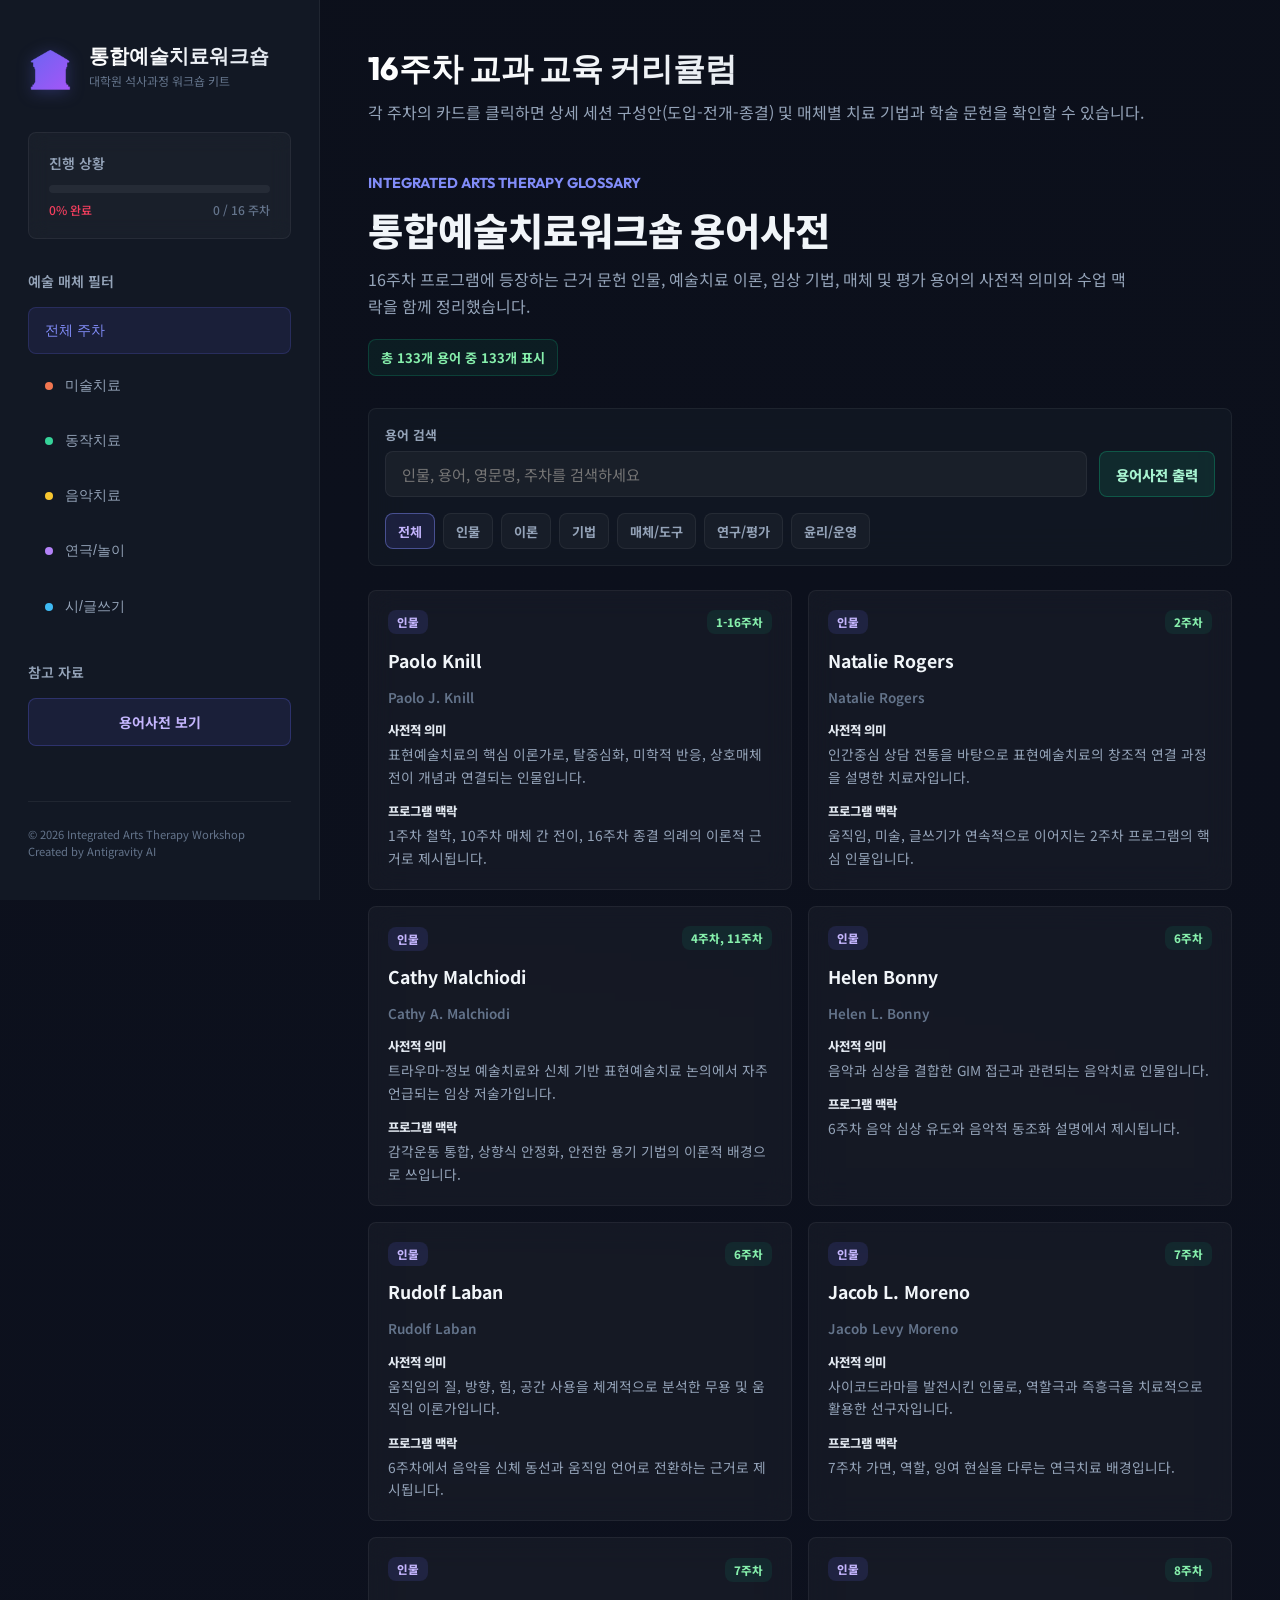
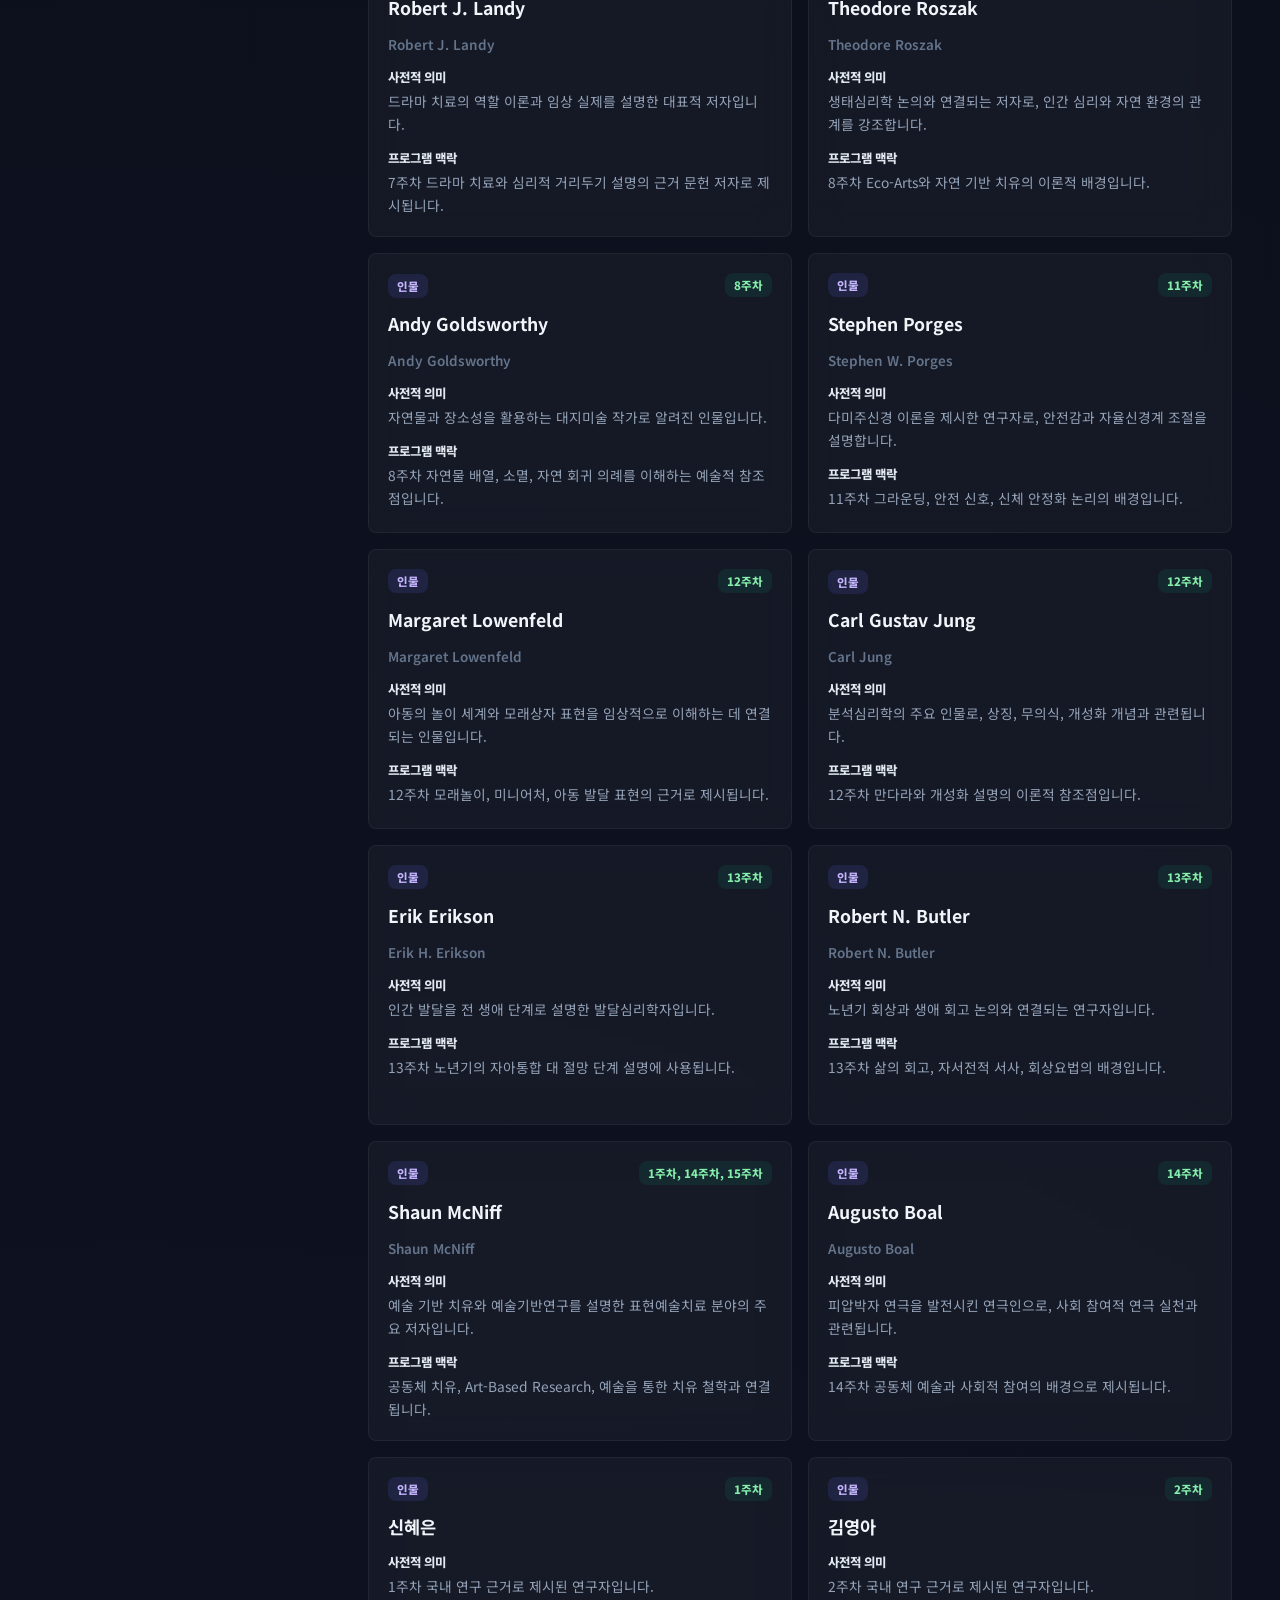
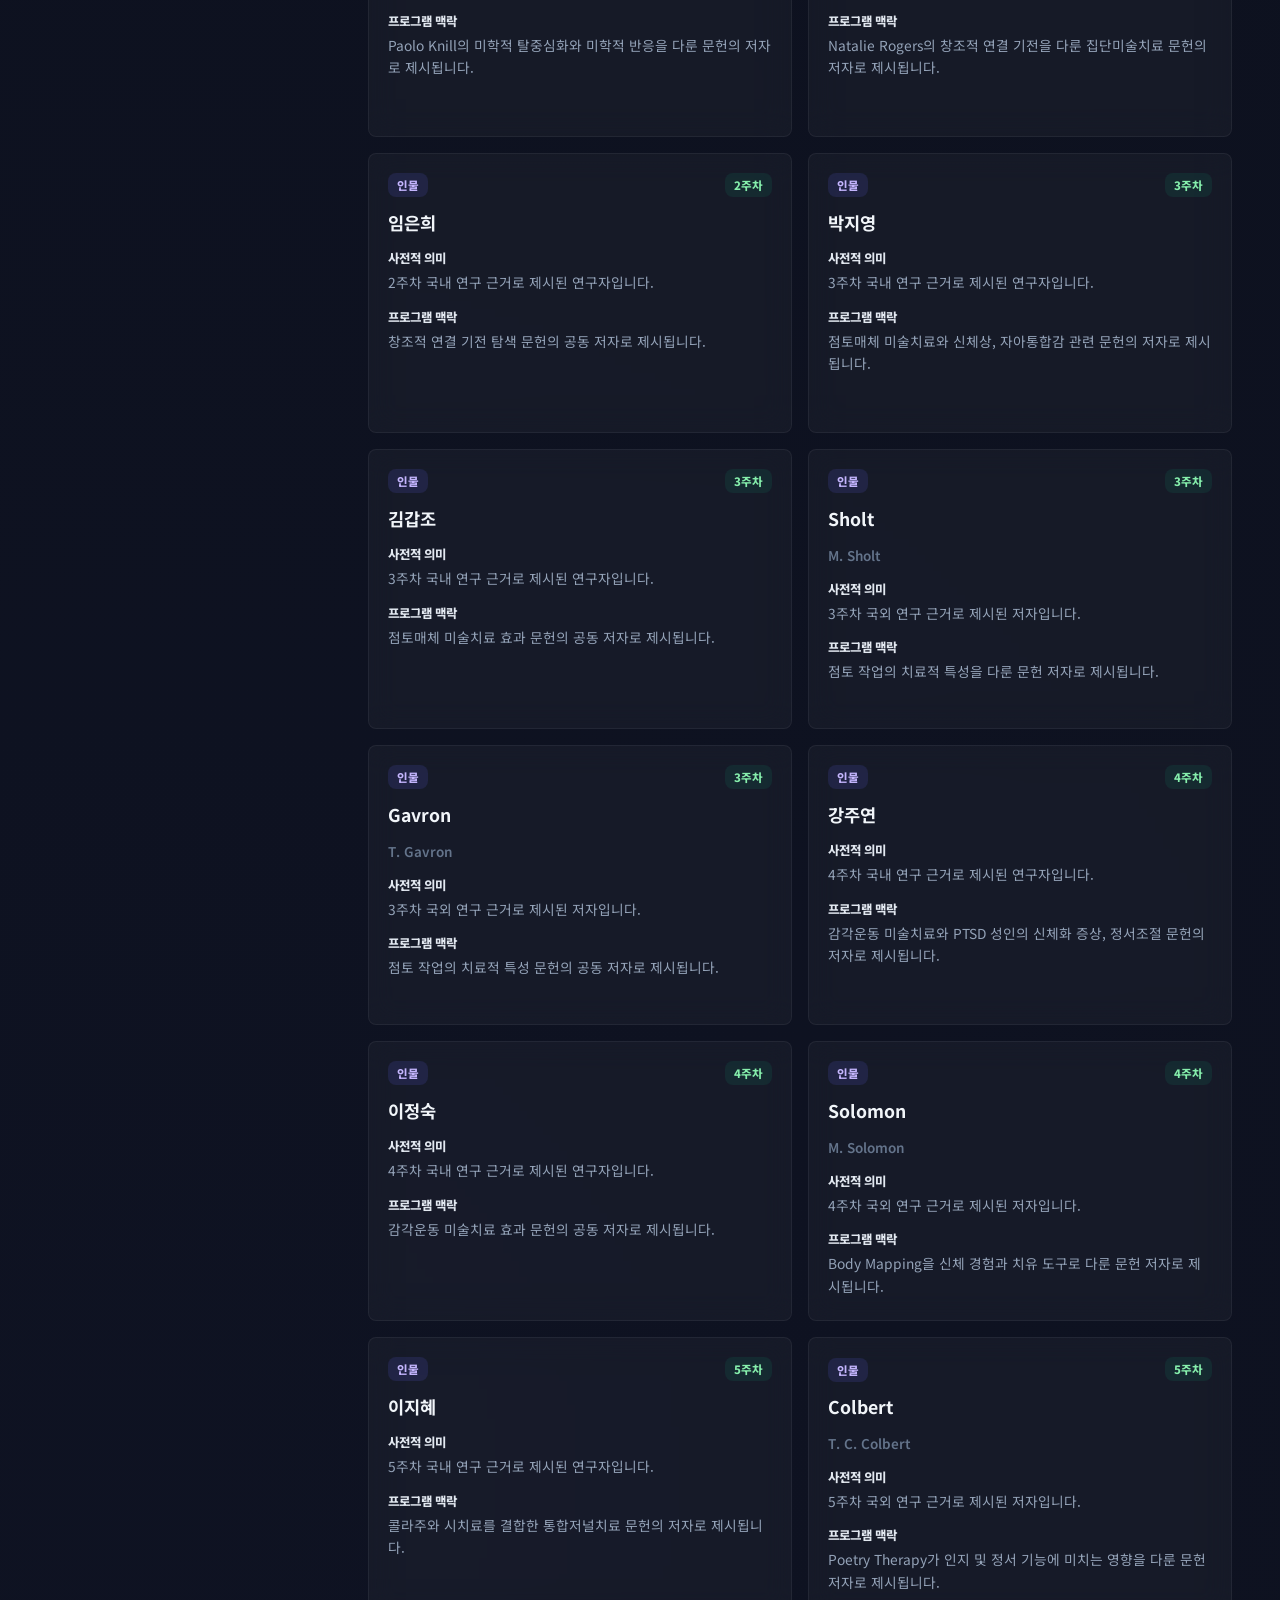
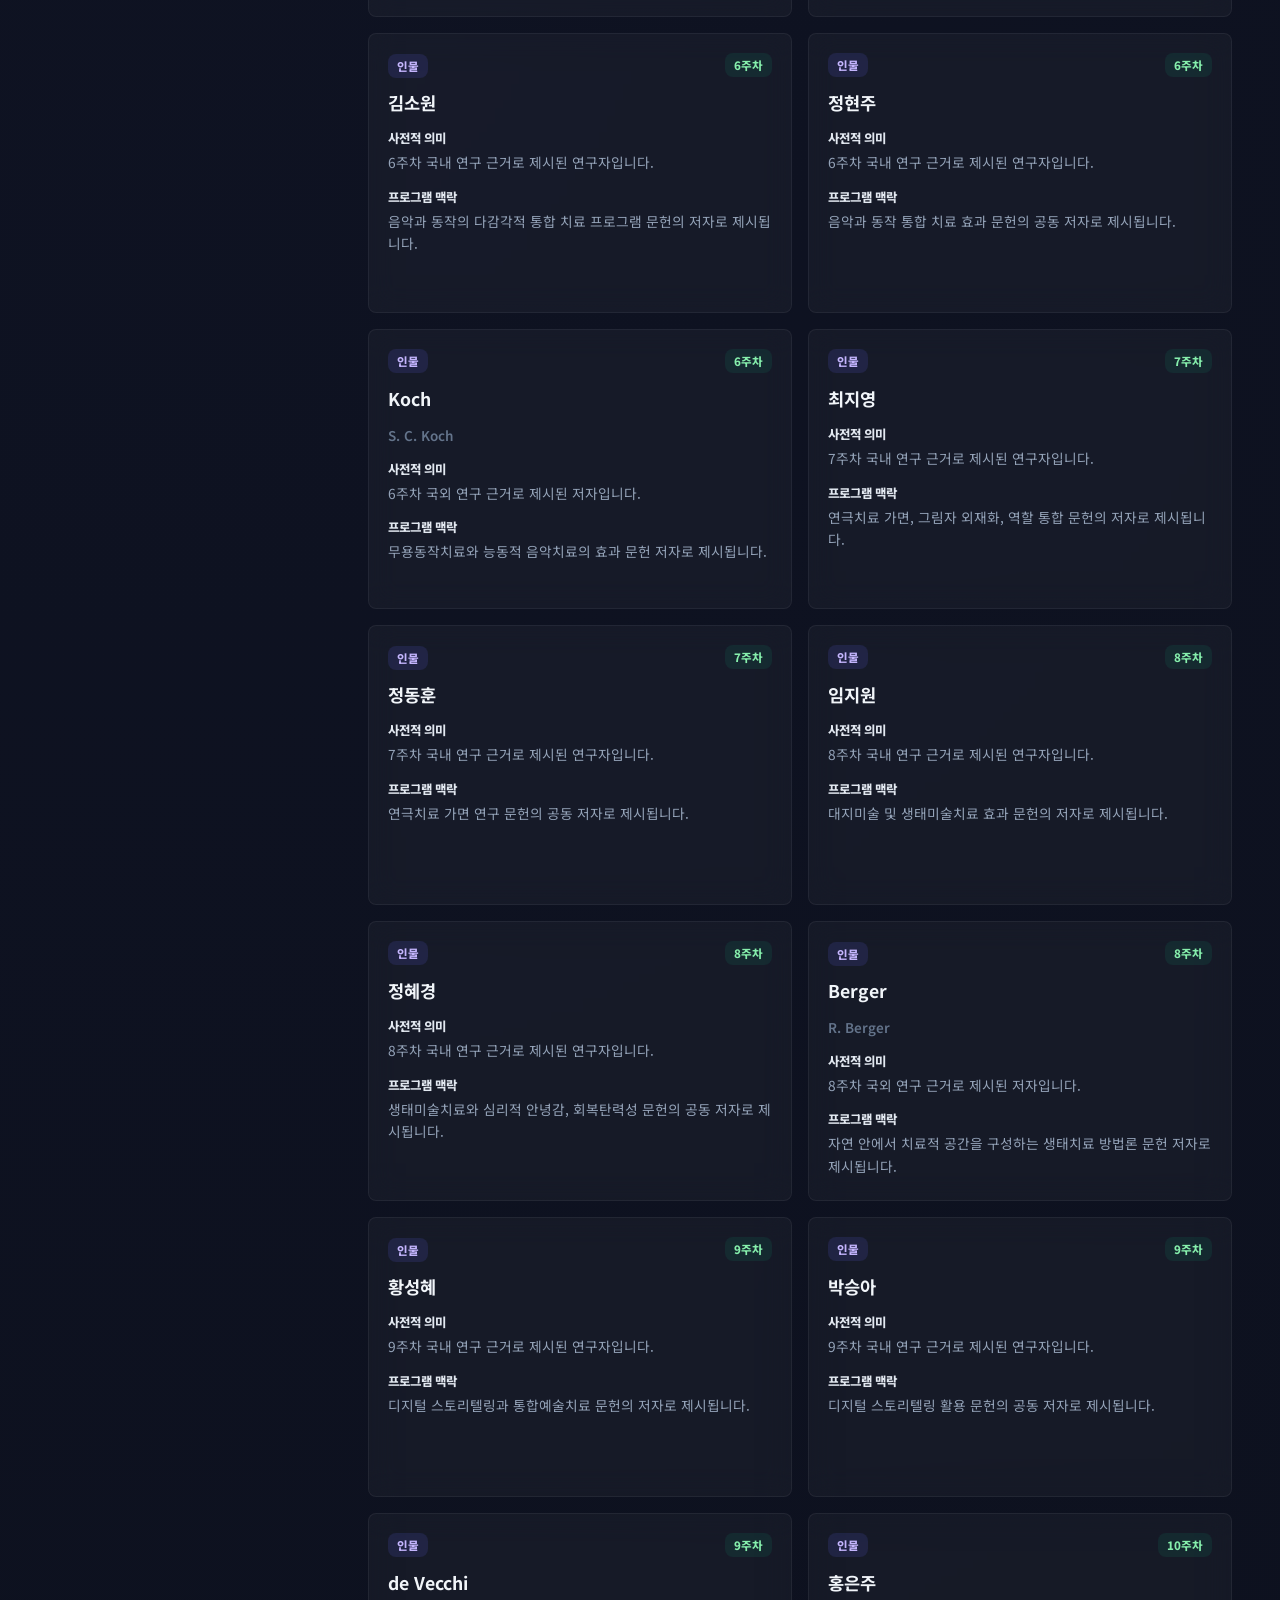
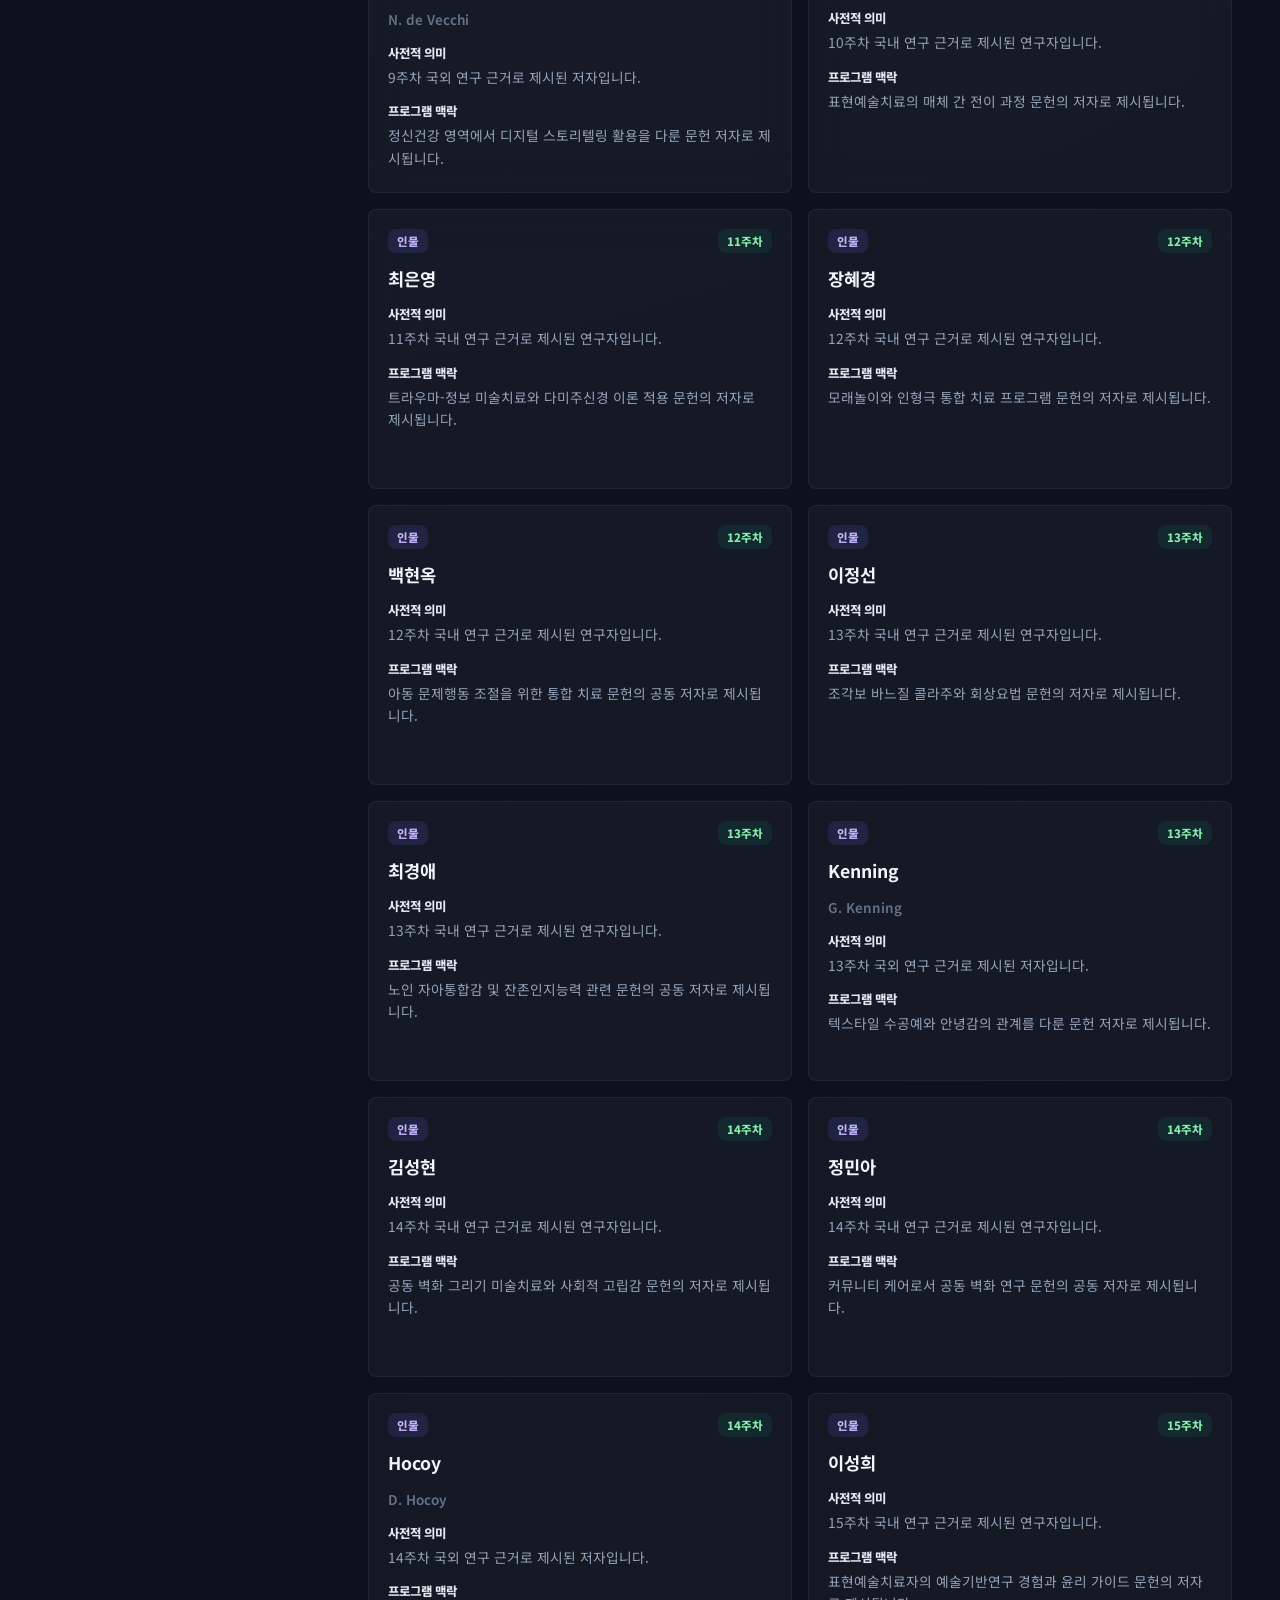
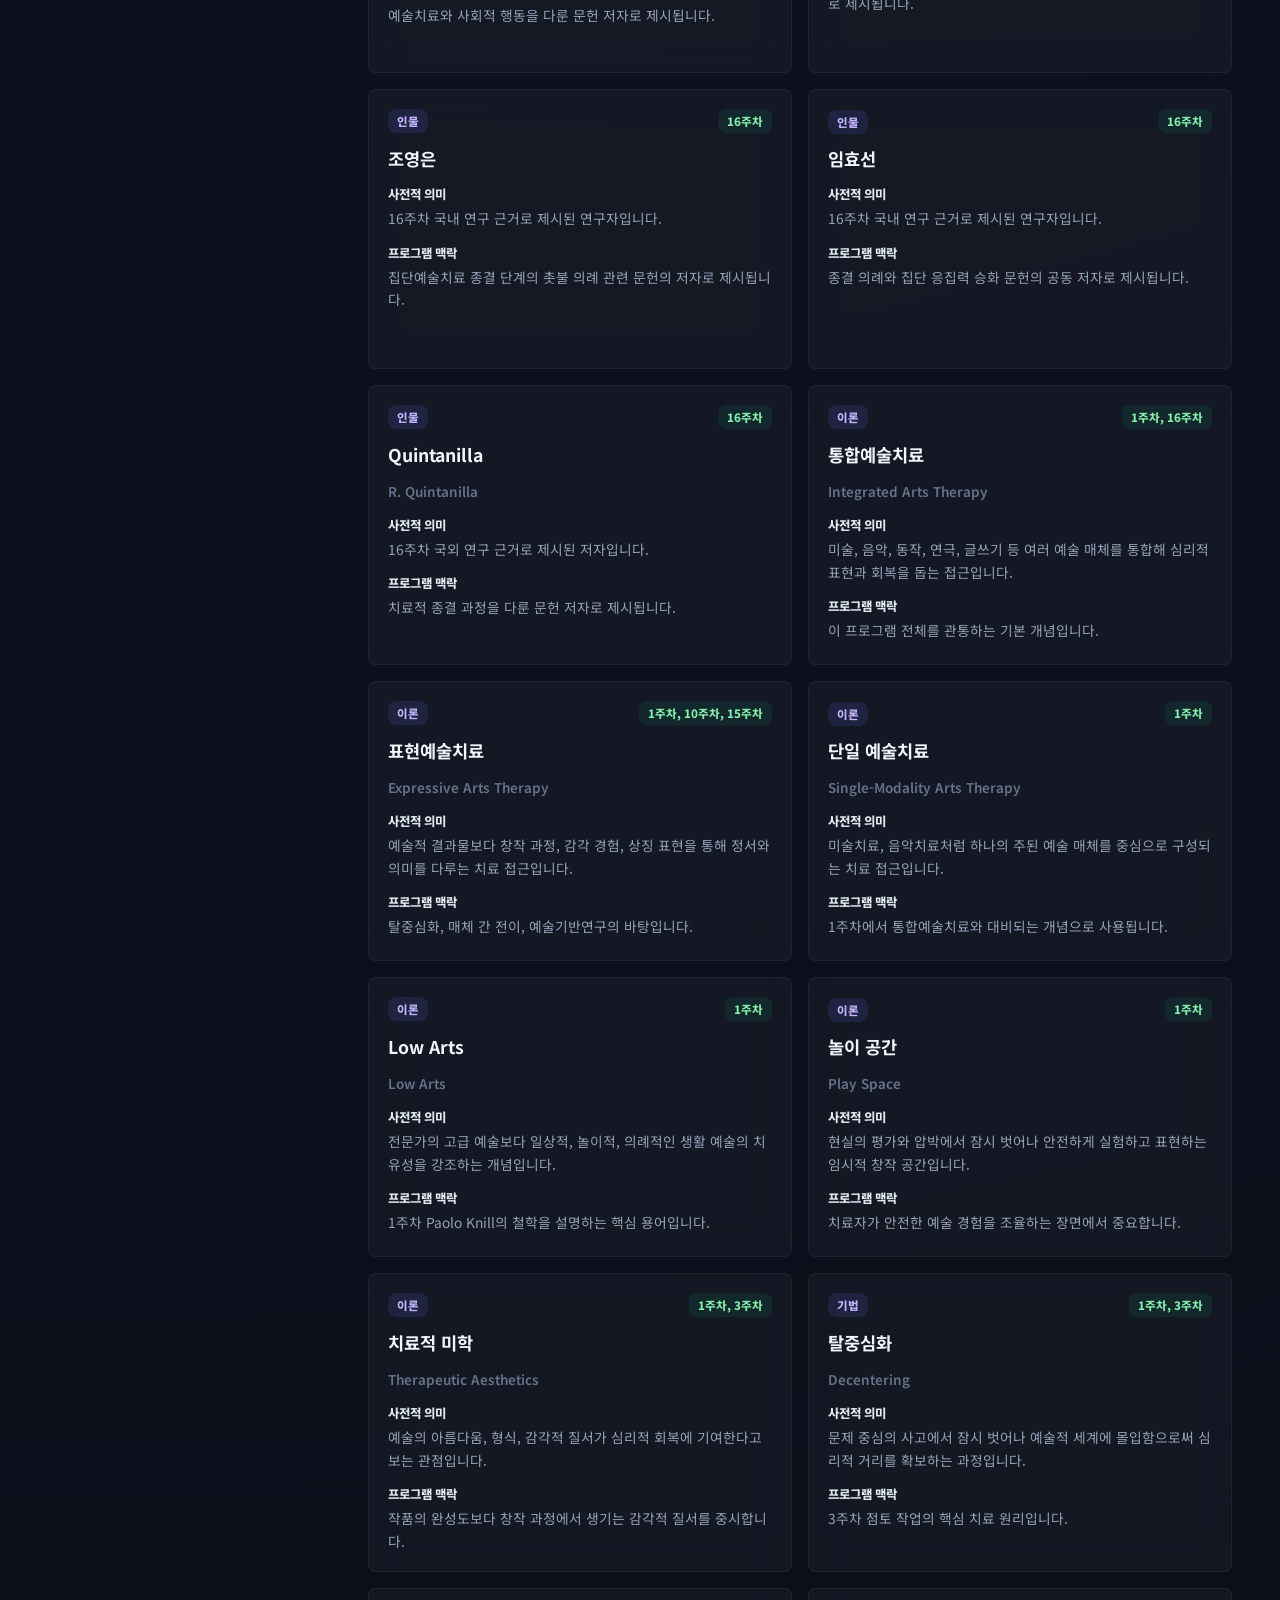
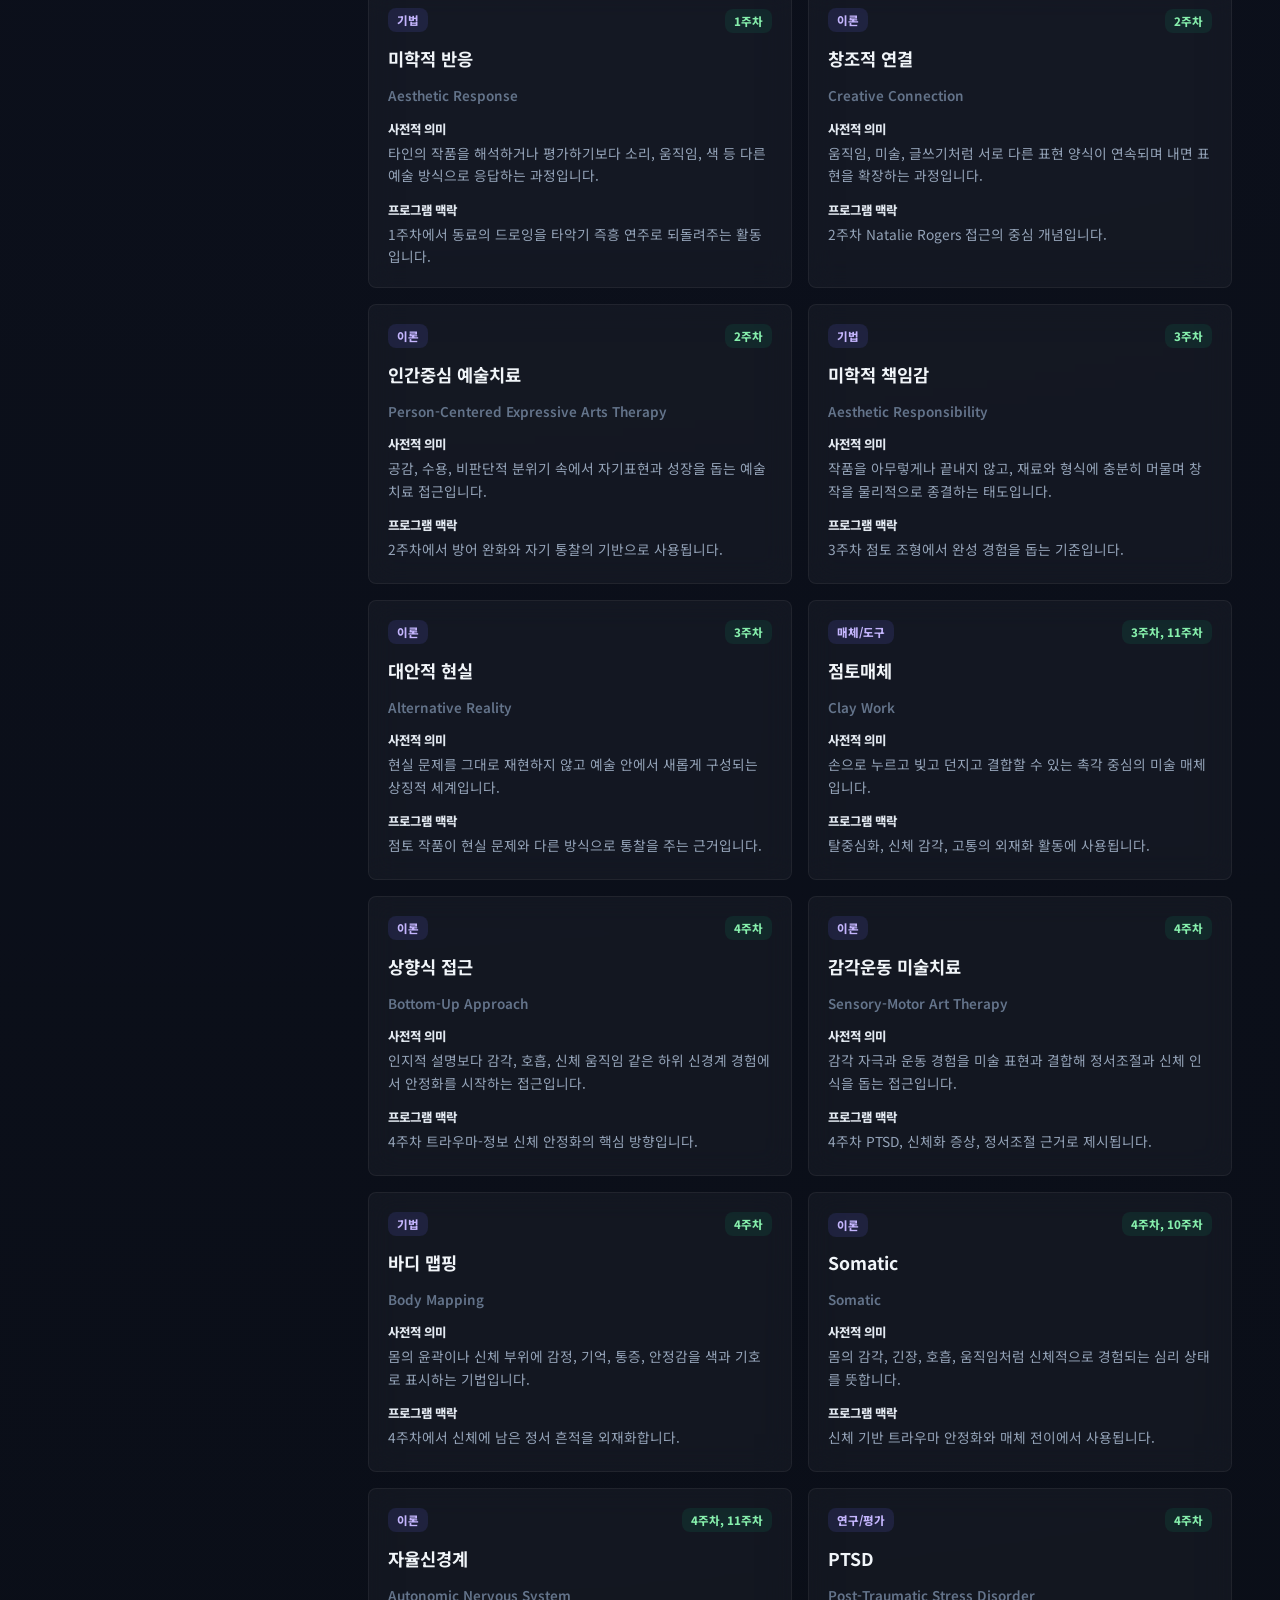
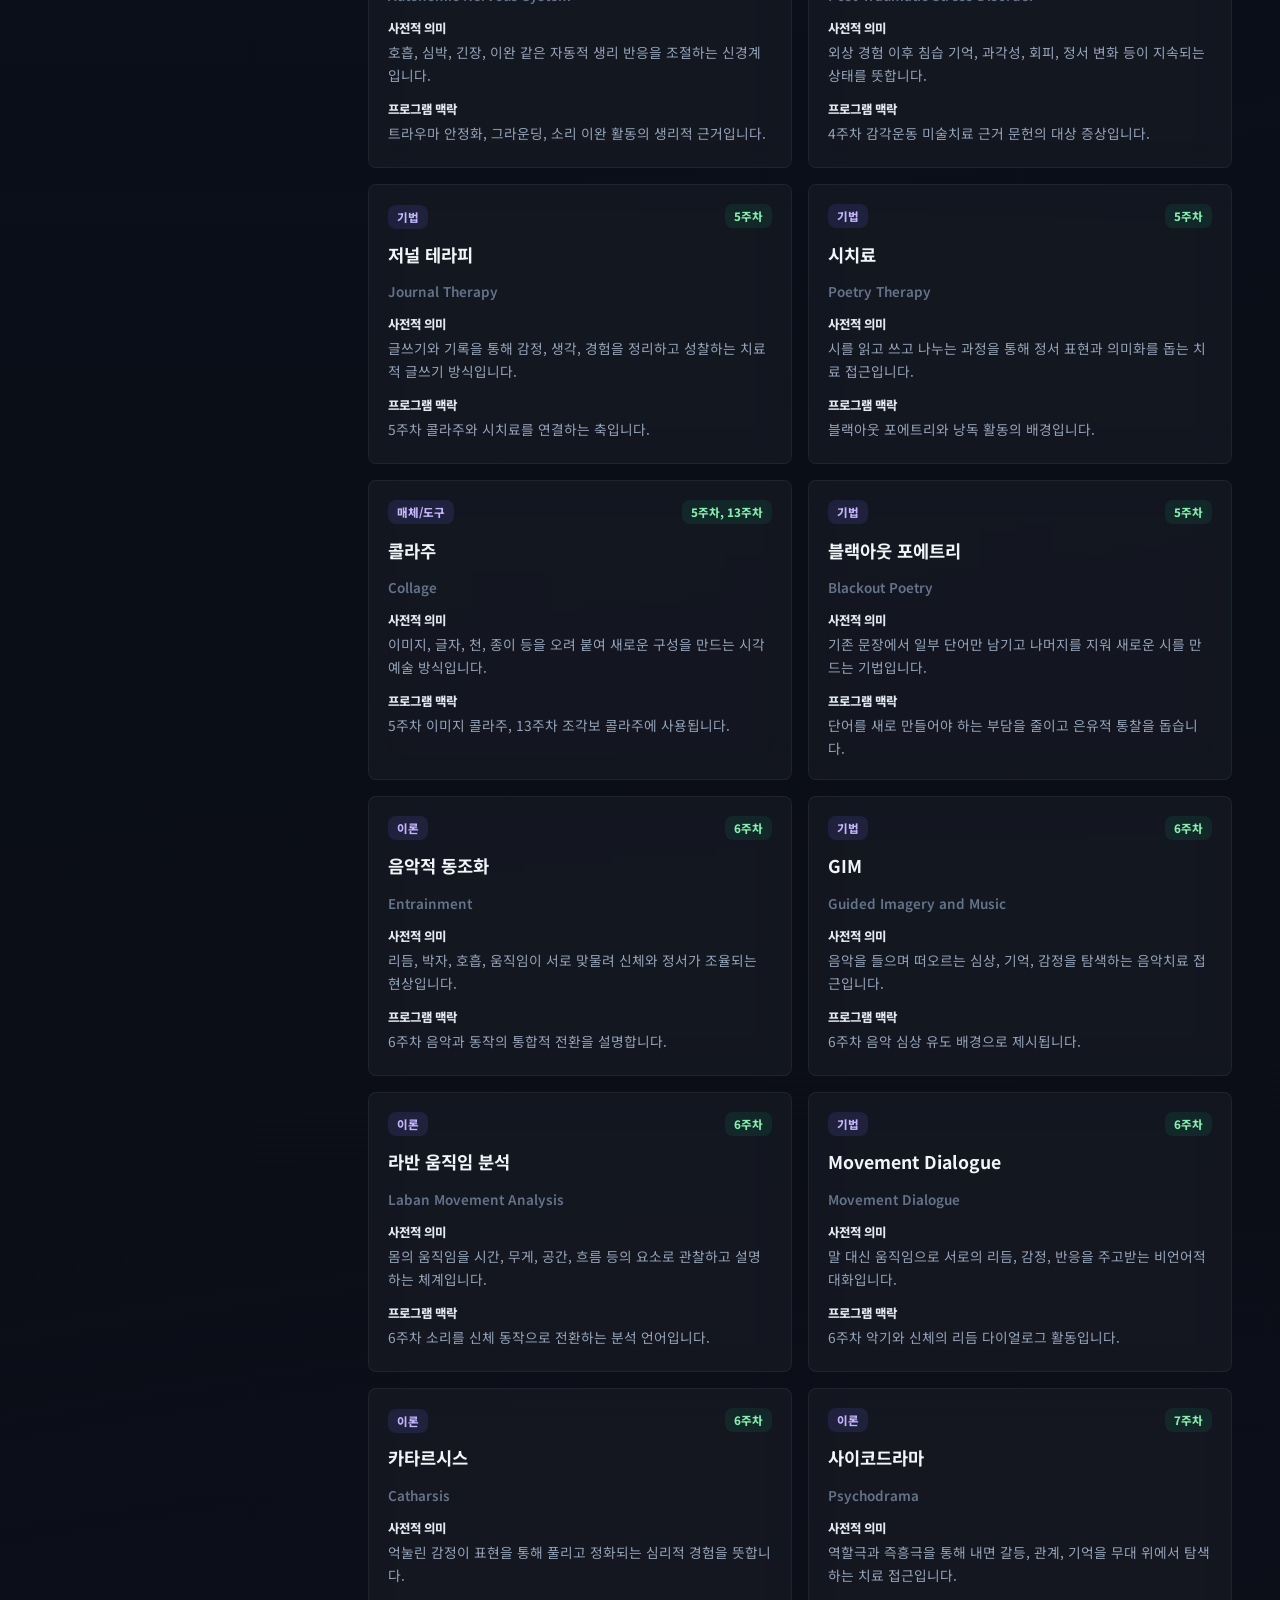
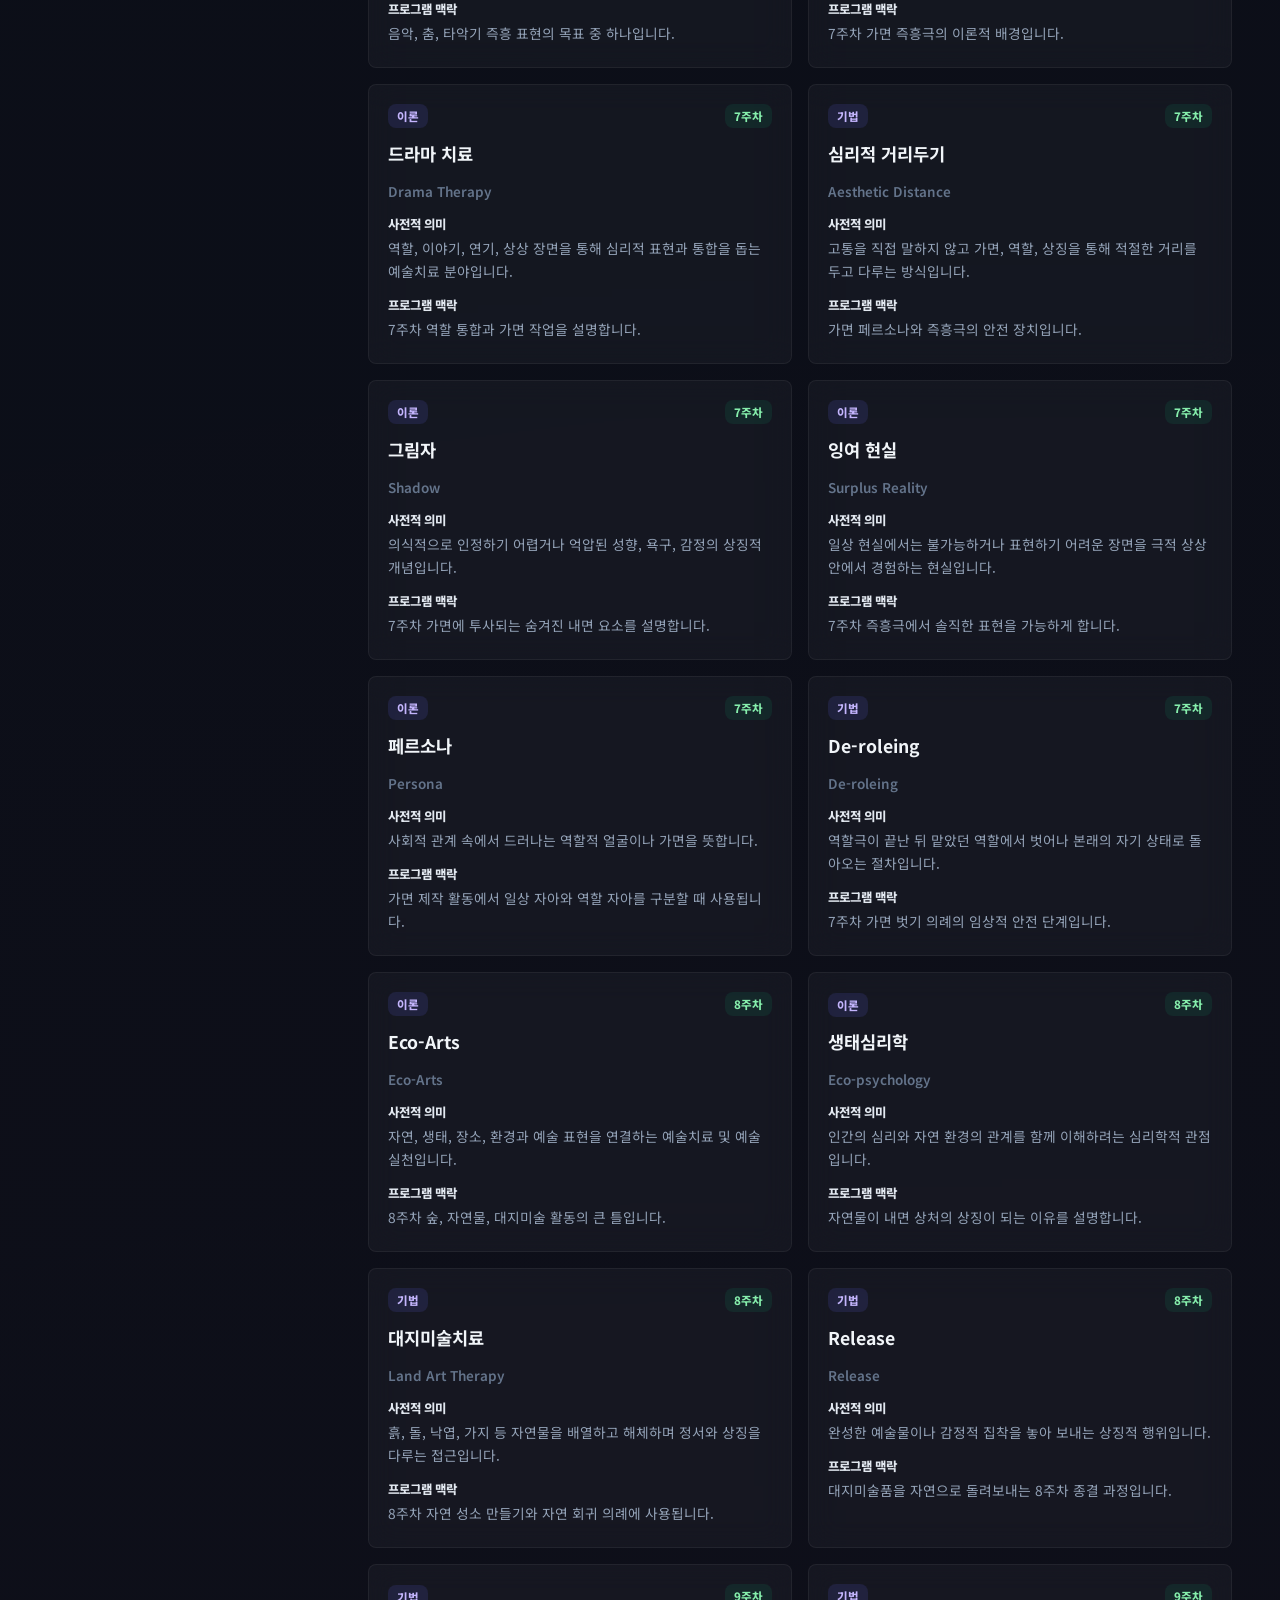
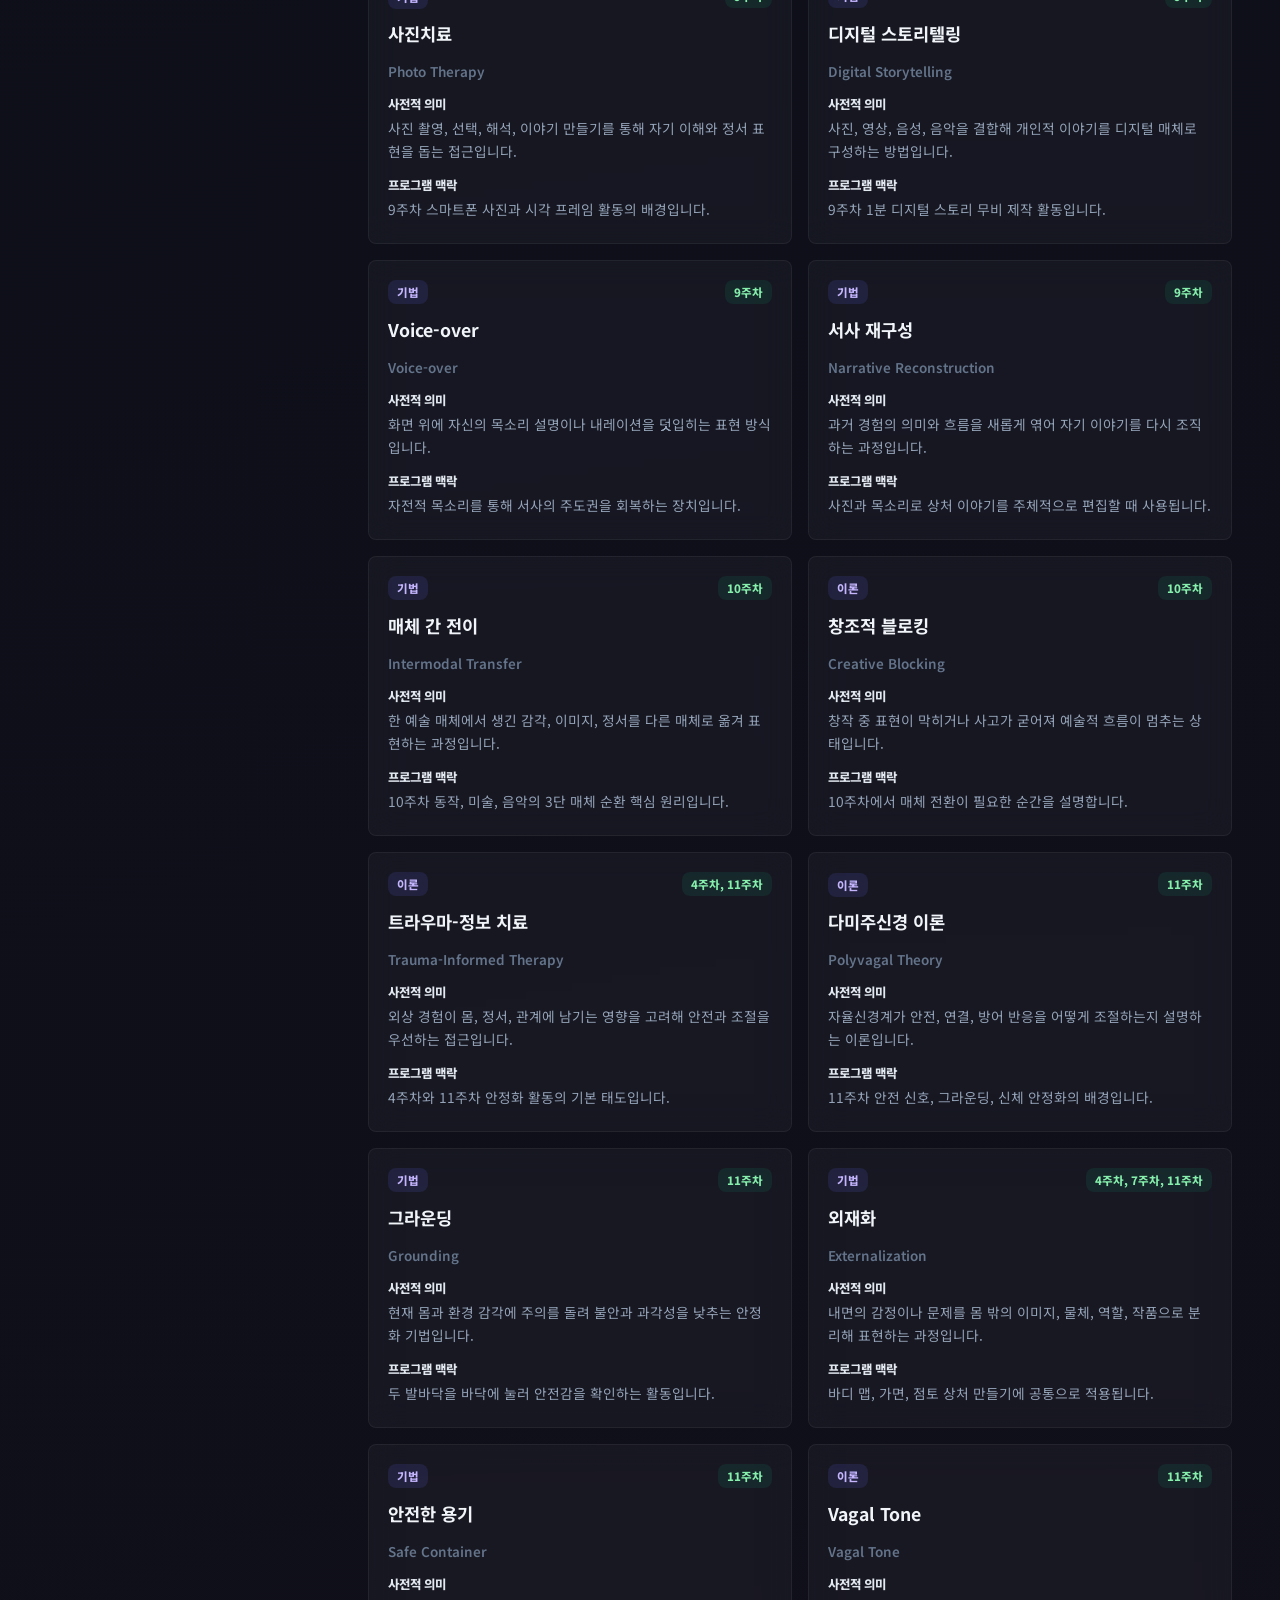
<file: program/dashboard/index.html>
<!DOCTYPE html>
<html lang="ko">
<head>
  <meta charset="UTF-8">
  <meta name="viewport" content="width=device-width, initial-scale=1.0">
  <title>통합예술치료워크숍 16주차 대시보드</title>
  <!-- Google Fonts -->
  <link rel="preconnect" href="https://fonts.googleapis.com">
  <link rel="preconnect" href="https://fonts.gstatic.com" crossorigin>
  <link href="https://fonts.googleapis.com/css2?family=Inter:wght@300;400;500;600;700&family=Outfit:wght@400;500;600;700;800&family=Noto+Sans+KR:wght@300;400;500;700&display=swap" rel="stylesheet">
  <link rel="stylesheet" href="styles.css">
</head>
<body>
  <div class="app-container">
    <!-- 사이드바 -->
    <aside class="sidebar">
      <div class="sidebar-header">
        <div class="logo-icon">🏛️</div>
        <div>
          <h1>통합예술치료워크숍</h1>
          <p class="subtitle">대학원 석사과정 워크숍 키트</p>
        </div>
      </div>

      <!-- 진행률 트래커 -->
      <div class="progress-section">
        <h3>진행 상황</h3>
        <div class="progress-bar-container">
          <div class="progress-bar" id="progressBar"></div>
        </div>
        <div class="progress-labels">
          <span id="progressPercent">0% 완료</span>
          <span id="progressCount">0 / 16 주차</span>
        </div>
      </div>

      <!-- 매체 필터 -->
      <div class="filter-section">
        <h3>예술 매체 필터</h3>
        <div class="filter-buttons">
          <button class="filter-btn active" data-modality="all">전체 주차</button>
          <button class="filter-btn" data-modality="visual"><span class="bullet visual"></span>미술치료</button>
          <button class="filter-btn" data-modality="movement"><span class="bullet movement"></span>동작치료</button>
          <button class="filter-btn" data-modality="music"><span class="bullet music"></span>음악치료</button>
          <button class="filter-btn" data-modality="drama"><span class="bullet drama"></span>연극/놀이</button>
          <button class="filter-btn" data-modality="writing"><span class="bullet writing"></span>시/글쓰기</button>
        </div>
      </div>

      <div class="resource-section">
        <h3>참고 자료</h3>
        <a class="resource-link" href="#glossarySection">
          용어사전 보기
        </a>
      </div>

      <div class="sidebar-footer">
        <p>© 2026 Integrated Arts Therapy Workshop</p>
        <p>Created by Antigravity AI</p>
      </div>
    </aside>

    <!-- 메인 화면 -->
    <main class="main-content">
      <header class="content-header">
        <h2>16주차 교과 교육 커리큘럼</h2>
        <p class="header-desc">각 주차의 카드를 클릭하면 상세 세션 구성안(도입-전개-종결) 및 매체별 치료 기법과 학술 문헌을 확인할 수 있습니다.</p>
      </header>

      <!-- 통합 용어사전 출력 섹션 -->
      <section class="embedded-glossary" id="glossarySection">
        <header class="glossary-hero">
          <p class="panel-week">Integrated Arts Therapy Glossary</p>
          <h2>통합예술치료워크숍 용어사전</h2>
          <p class="glossary-intro">
            16주차 프로그램에 등장하는 근거 문헌 인물, 예술치료 이론, 임상 기법,
            매체 및 평가 용어의 사전적 의미와 수업 맥락을 함께 정리했습니다.
          </p>
          <div class="glossary-stats" id="glossaryStats"></div>
        </header>

        <div class="glossary-tools" aria-label="용어사전 검색 및 분류">
          <div class="glossary-search-row">
            <div class="glossary-search-field">
              <label class="search-label" for="glossarySearch">용어 검색</label>
              <input
                class="glossary-search"
                id="glossarySearch"
                type="search"
                placeholder="인물, 용어, 영문명, 주차를 검색하세요"
                autocomplete="off"
              >
            </div>
            <button class="glossary-print-btn" id="printGlossaryBtn" type="button">
              용어사전 출력
            </button>
          </div>
          <div class="glossary-filter-row" id="glossaryFilters"></div>
        </div>

        <div class="glossary-grid" id="glossaryGrid" aria-live="polite"></div>
        <noscript>
          <div class="glossary-empty">
            이 용어사전은 JavaScript가 켜져 있어야 전체 항목이 출력됩니다.
          </div>
        </noscript>
      </section>

      <!-- 카드 그리드 -->
      <section class="cards-grid" id="cardsGrid">
        <!-- JS로 동적 생성됨 -->
      </section>
    </main>

    <!-- 슬라이드 아웃 상세 패널 -->
    <div class="details-panel" id="detailsPanel">
      <div class="panel-backdrop" id="panelBackdrop"></div>
      <div class="panel-content">
        <button class="close-btn" id="closePanelBtn">&times;</button>
        
        <div id="panelBody">
          <!-- JS로 동적 렌더링됨 -->
        </div>

        <div class="panel-actions">
          <button class="action-btn print-btn" id="printPlanBtn" type="button">🖨️ 현재 주차 계획안 인쇄</button>
        </div>
      </div>
    </div>
  </div>

  <script src="app.js"></script>
  <script src="glossary.js"></script>
</body>
</html>
</file>
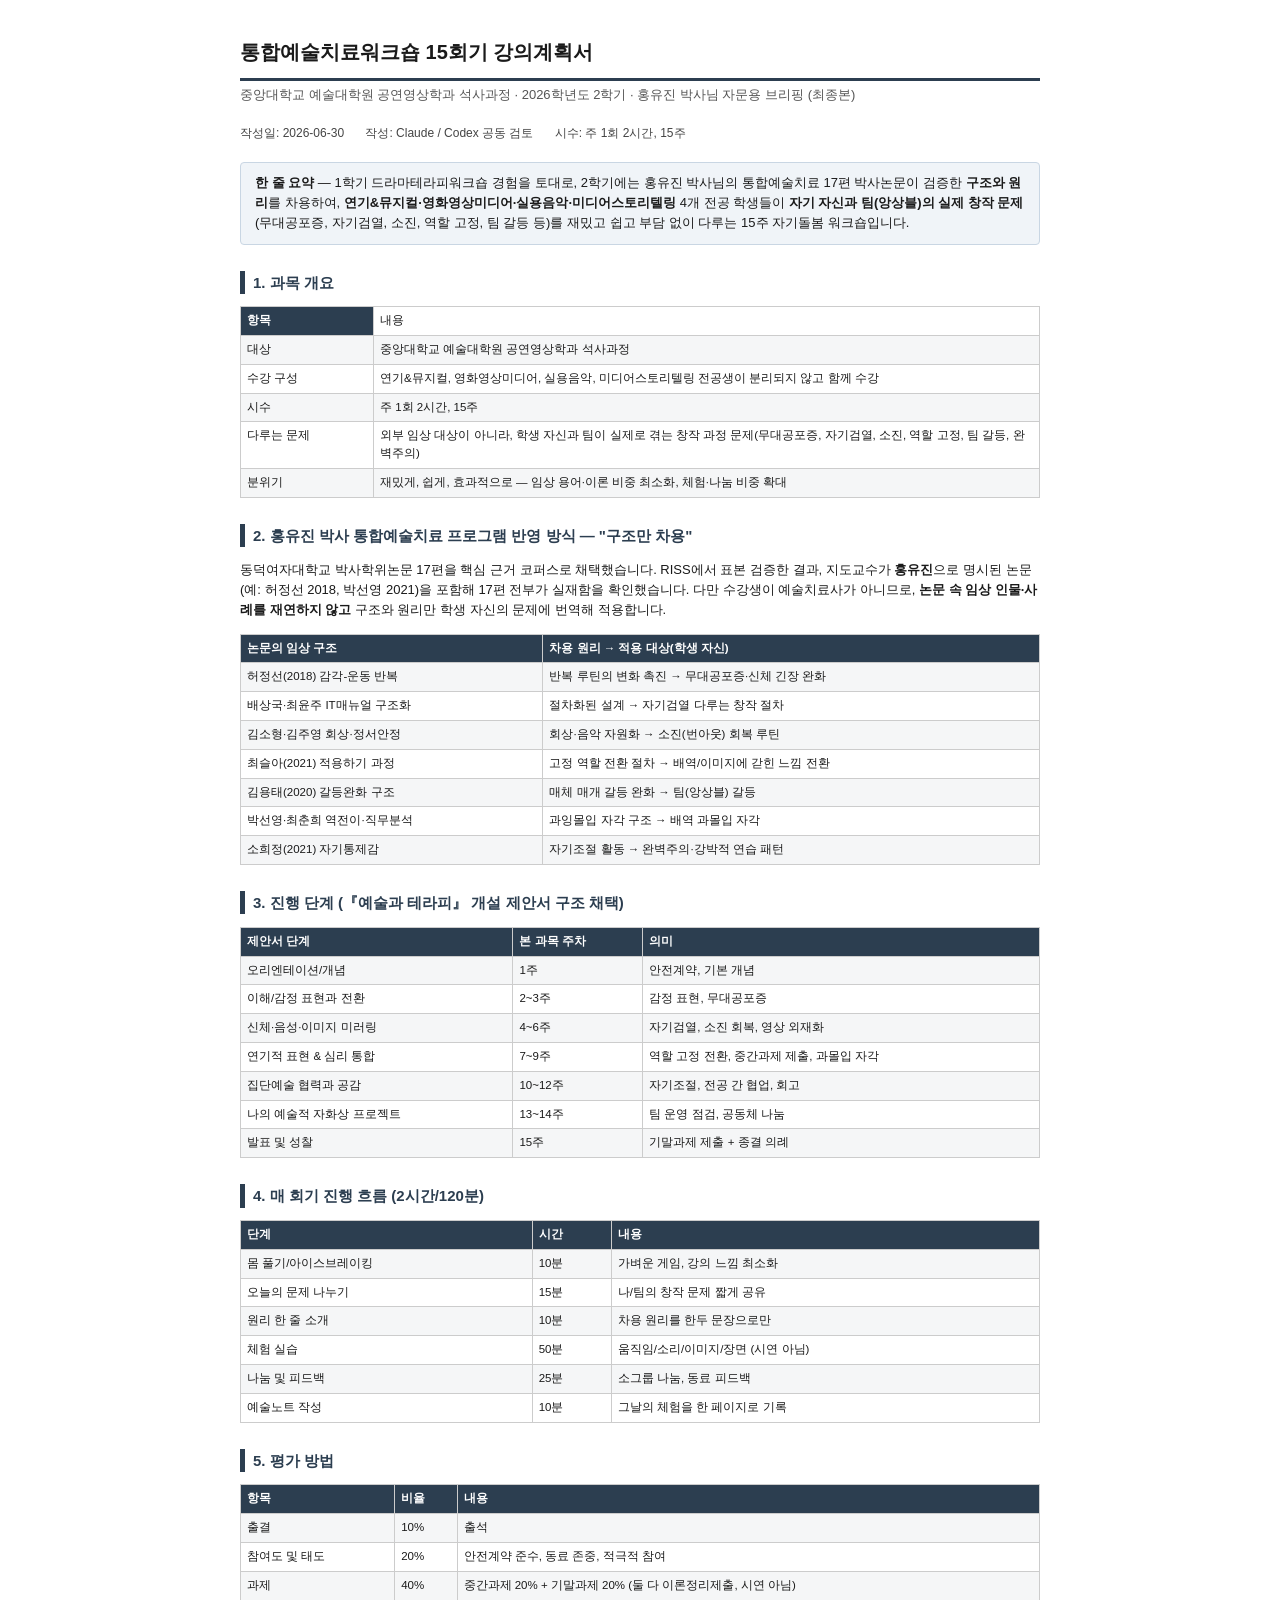
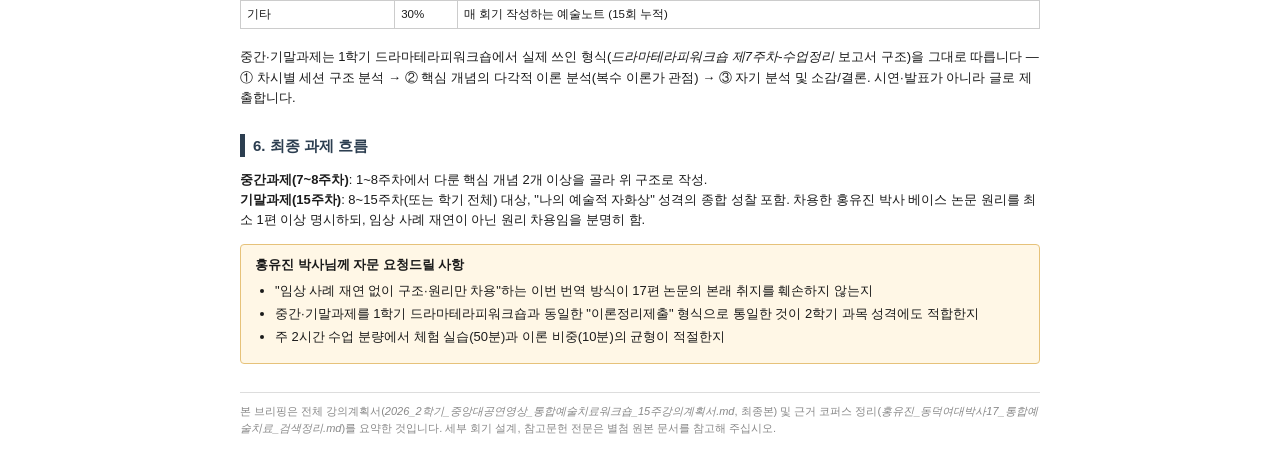
<file: 2026_2학기_중앙대공연영상_통합예술치료워크숍/홍유진박사님_브리핑_통합예술치료워크숍15회기.html>
<!DOCTYPE html>
<html lang="ko">
<head>
<meta charset="UTF-8">
<title>통합예술치료워크숍 15회기 강의계획서 — 브리핑 (최종본)</title>
<style>
  @page { size: A4; margin: 18mm 16mm; }
  body {
    font-family: "Malgun Gothic", "맑은 고딕", "Apple SD Gothic Neo", sans-serif;
    color: #1a1a1a;
    line-height: 1.55;
    font-size: 13px;
    max-width: 800px;
    margin: 0 auto;
    padding: 24px;
  }
  h1 { font-size: 20px; border-bottom: 3px solid #2c3e50; padding-bottom: 10px; margin-bottom: 4px; }
  h2 { font-size: 15px; color: #2c3e50; border-left: 5px solid #2c3e50; padding-left: 8px; margin-top: 26px; }
  .subtitle { color: #555; font-size: 13px; margin-bottom: 18px; }
  .meta { font-size: 12px; color: #444; margin-bottom: 20px; }
  .meta span { display: inline-block; margin-right: 18px; }
  table { width: 100%; border-collapse: collapse; margin: 10px 0 18px 0; font-size: 11.5px; }
  th, td { border: 1px solid #ccc; padding: 5px 6px; text-align: left; vertical-align: top; }
  th { background: #2c3e50; color: #fff; font-weight: 600; }
  tr:nth-child(even) { background: #f5f6f7; }
  .box { background: #f0f4f8; border: 1px solid #c9d6e3; border-radius: 4px; padding: 10px 14px; margin: 10px 0; }
  .qbox { background: #fff7e6; border: 1px solid #e6c27a; border-radius: 4px; padding: 10px 14px; margin: 10px 0; }
  .changebox { background: #eafaf1; border: 1px solid #7fc99b; border-radius: 4px; padding: 10px 14px; margin: 10px 0; }
  ul { margin: 6px 0; padding-left: 20px; }
  li { margin-bottom: 3px; }
  .footer { margin-top: 28px; font-size: 11px; color: #888; border-top: 1px solid #ddd; padding-top: 10px; }
  @media print { body { padding: 0; } a { color: inherit; text-decoration: none; } }
</style>
</head>
<body>

<h1>통합예술치료워크숍 15회기 강의계획서</h1>
<div class="subtitle">중앙대학교 예술대학원 공연영상학과 석사과정 · 2026학년도 2학기 · 홍유진 박사님 자문용 브리핑 (최종본)</div>
<div class="meta">
  <span>작성일: 2026-06-30</span>
  <span>작성: Claude / Codex 공동 검토</span>
  <span>시수: 주 1회 2시간, 15주</span>
</div>

<div class="box">
<b>한 줄 요약</b> — 1학기 드라마테라피워크숍 경험을 토대로, 2학기에는 홍유진 박사님의 통합예술치료 17편 박사논문이 검증한 <b>구조와 원리</b>를 차용하여, <b>연기&뮤지컬·영화영상미디어·실용음악·미디어스토리텔링</b> 4개 전공 학생들이 <b>자기 자신과 팀(앙상블)의 실제 창작 문제</b>(무대공포증, 자기검열, 소진, 역할 고정, 팀 갈등 등)를 재밌고 쉽고 부담 없이 다루는 15주 자기돌봄 워크숍입니다.
</div>

<h2>1. 과목 개요</h2>
<table>
<tr><th style="width:120px">항목</th><td>내용</td></tr>
<tr><td>대상</td><td>중앙대학교 예술대학원 공연영상학과 석사과정</td></tr>
<tr><td>수강 구성</td><td>연기&뮤지컬, 영화영상미디어, 실용음악, 미디어스토리텔링 전공생이 분리되지 않고 함께 수강</td></tr>
<tr><td>시수</td><td>주 1회 2시간, 15주</td></tr>
<tr><td>다루는 문제</td><td>외부 임상 대상이 아니라, 학생 자신과 팀이 실제로 겪는 창작 과정 문제(무대공포증, 자기검열, 소진, 역할 고정, 팀 갈등, 완벽주의)</td></tr>
<tr><td>분위기</td><td>재밌게, 쉽게, 효과적으로 — 임상 용어·이론 비중 최소화, 체험·나눔 비중 확대</td></tr>
</table>

<h2>2. 홍유진 박사 통합예술치료 프로그램 반영 방식 — "구조만 차용"</h2>
<p>동덕여자대학교 박사학위논문 17편을 핵심 근거 코퍼스로 채택했습니다. RISS에서 표본 검증한 결과, 지도교수가 <b>홍유진</b>으로 명시된 논문(예: 허정선 2018, 박선영 2021)을 포함해 17편 전부가 실재함을 확인했습니다. 다만 수강생이 예술치료사가 아니므로, <b>논문 속 임상 인물·사례를 재연하지 않고</b> 구조와 원리만 학생 자신의 문제에 번역해 적용합니다.</p>
<table>
<tr><th>논문의 임상 구조</th><th>차용 원리 → 적용 대상(학생 자신)</th></tr>
<tr><td>허정선(2018) 감각-운동 반복</td><td>반복 루틴의 변화 촉진 → 무대공포증·신체 긴장 완화</td></tr>
<tr><td>배상국·최윤주 IT매뉴얼 구조화</td><td>절차화된 설계 → 자기검열 다루는 창작 절차</td></tr>
<tr><td>김소형·김주영 회상·정서안정</td><td>회상·음악 자원화 → 소진(번아웃) 회복 루틴</td></tr>
<tr><td>최슬아(2021) 적용하기 과정</td><td>고정 역할 전환 절차 → 배역/이미지에 갇힌 느낌 전환</td></tr>
<tr><td>김용태(2020) 갈등완화 구조</td><td>매체 매개 갈등 완화 → 팀(앙상블) 갈등</td></tr>
<tr><td>박선영·최춘희 역전이·직무분석</td><td>과잉몰입 자각 구조 → 배역 과몰입 자각</td></tr>
<tr><td>소희정(2021) 자기통제감</td><td>자기조절 활동 → 완벽주의·강박적 연습 패턴</td></tr>
</table>

<h2>3. 진행 단계 (『예술과 테라피』 개설 제안서 구조 채택)</h2>
<table>
<tr><th>제안서 단계</th><th>본 과목 주차</th><th>의미</th></tr>
<tr><td>오리엔테이션/개념</td><td>1주</td><td>안전계약, 기본 개념</td></tr>
<tr><td>이해/감정 표현과 전환</td><td>2~3주</td><td>감정 표현, 무대공포증</td></tr>
<tr><td>신체·음성·이미지 미러링</td><td>4~6주</td><td>자기검열, 소진 회복, 영상 외재화</td></tr>
<tr><td>연기적 표현 & 심리 통합</td><td>7~9주</td><td>역할 고정 전환, 중간과제 제출, 과몰입 자각</td></tr>
<tr><td>집단예술 협력과 공감</td><td>10~12주</td><td>자기조절, 전공 간 협업, 회고</td></tr>
<tr><td>나의 예술적 자화상 프로젝트</td><td>13~14주</td><td>팀 운영 점검, 공동체 나눔</td></tr>
<tr><td>발표 및 성찰</td><td>15주</td><td>기말과제 제출 + 종결 의례</td></tr>
</table>

<h2>4. 매 회기 진행 흐름 (2시간/120분)</h2>
<table>
<tr><th>단계</th><th>시간</th><th>내용</th></tr>
<tr><td>몸 풀기/아이스브레이킹</td><td>10분</td><td>가벼운 게임, 강의 느낌 최소화</td></tr>
<tr><td>오늘의 문제 나누기</td><td>15분</td><td>나/팀의 창작 문제 짧게 공유</td></tr>
<tr><td>원리 한 줄 소개</td><td>10분</td><td>차용 원리를 한두 문장으로만</td></tr>
<tr><td>체험 실습</td><td>50분</td><td>움직임/소리/이미지/장면 (시연 아님)</td></tr>
<tr><td>나눔 및 피드백</td><td>25분</td><td>소그룹 나눔, 동료 피드백</td></tr>
<tr><td>예술노트 작성</td><td>10분</td><td>그날의 체험을 한 페이지로 기록</td></tr>
</table>

<h2>5. 평가 방법</h2>
<table>
<tr><th>항목</th><th>비율</th><th>내용</th></tr>
<tr><td>출결</td><td>10%</td><td>출석</td></tr>
<tr><td>참여도 및 태도</td><td>20%</td><td>안전계약 준수, 동료 존중, 적극적 참여</td></tr>
<tr><td>과제</td><td>40%</td><td>중간과제 20% + 기말과제 20% (둘 다 이론정리제출, 시연 아님)</td></tr>
<tr><td>기타</td><td>30%</td><td>매 회기 작성하는 예술노트 (15회 누적)</td></tr>
</table>
<p>중간·기말과제는 1학기 드라마테라피워크숍에서 실제 쓰인 형식(<i>드라마테라피워크숍 제7주차-수업정리</i> 보고서 구조)을 그대로 따릅니다 — ① 차시별 세션 구조 분석 → ② 핵심 개념의 다각적 이론 분석(복수 이론가 관점) → ③ 자기 분석 및 소감/결론. 시연·발표가 아니라 글로 제출합니다.</p>

<h2>6. 최종 과제 흐름</h2>
<p><b>중간과제(7~8주차)</b>: 1~8주차에서 다룬 핵심 개념 2개 이상을 골라 위 구조로 작성.<br>
<b>기말과제(15주차)</b>: 8~15주차(또는 학기 전체) 대상, "나의 예술적 자화상" 성격의 종합 성찰 포함. 차용한 홍유진 박사 베이스 논문 원리를 최소 1편 이상 명시하되, 임상 사례 재연이 아닌 원리 차용임을 분명히 함.</p>

<div class="qbox">
<b>홍유진 박사님께 자문 요청드릴 사항</b>
<ul>
  <li>"임상 사례 재연 없이 구조·원리만 차용"하는 이번 번역 방식이 17편 논문의 본래 취지를 훼손하지 않는지</li>
  <li>중간·기말과제를 1학기 드라마테라피워크숍과 동일한 "이론정리제출" 형식으로 통일한 것이 2학기 과목 성격에도 적합한지</li>
  <li>주 2시간 수업 분량에서 체험 실습(50분)과 이론 비중(10분)의 균형이 적절한지</li>
</ul>
</div>

<div class="footer">
본 브리핑은 전체 강의계획서(<i>2026_2학기_중앙대공연영상_통합예술치료워크숍_15주강의계획서.md</i>, 최종본) 및 근거 코퍼스 정리(<i>홍유진_동덕여대박사17_통합예술치료_검색정리.md</i>)를 요약한 것입니다. 세부 회기 설계, 참고문헌 전문은 별첨 원본 문서를 참고해 주십시오.
</div>

</body>
</html>
</file>
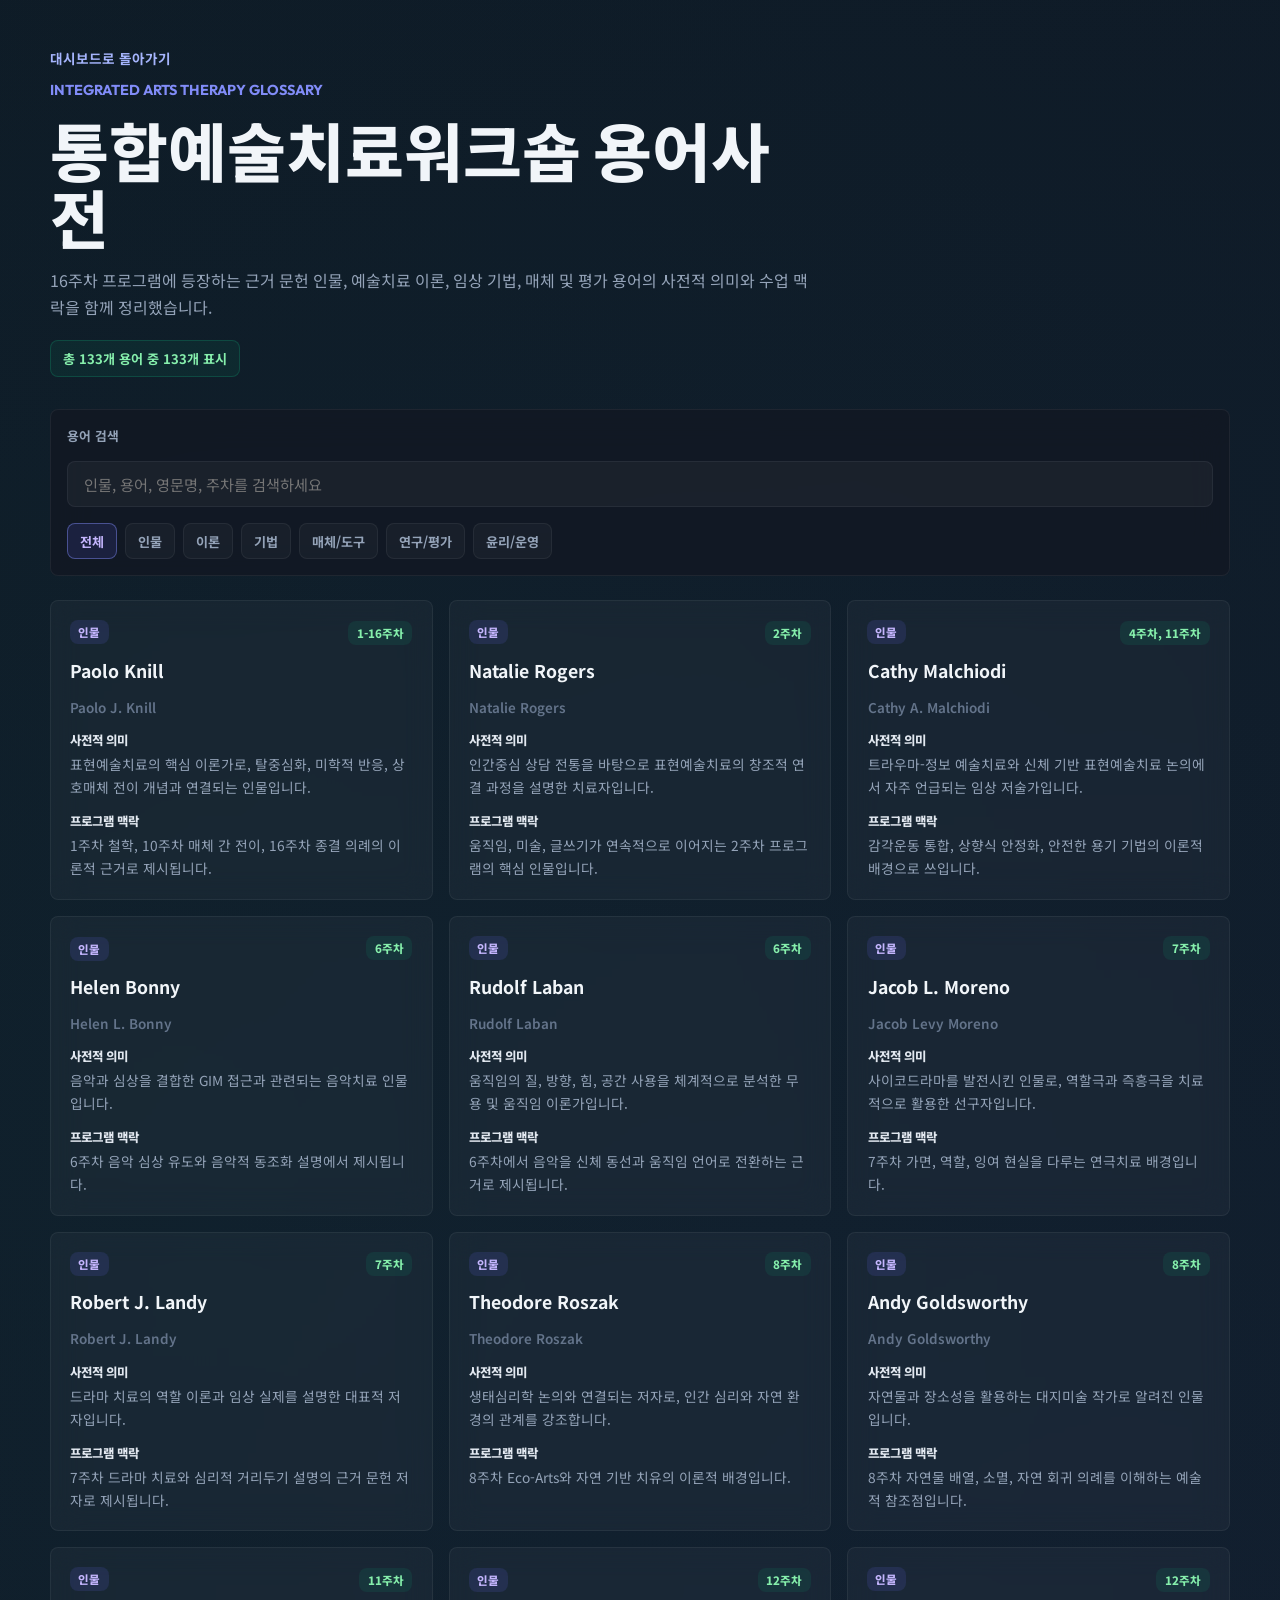
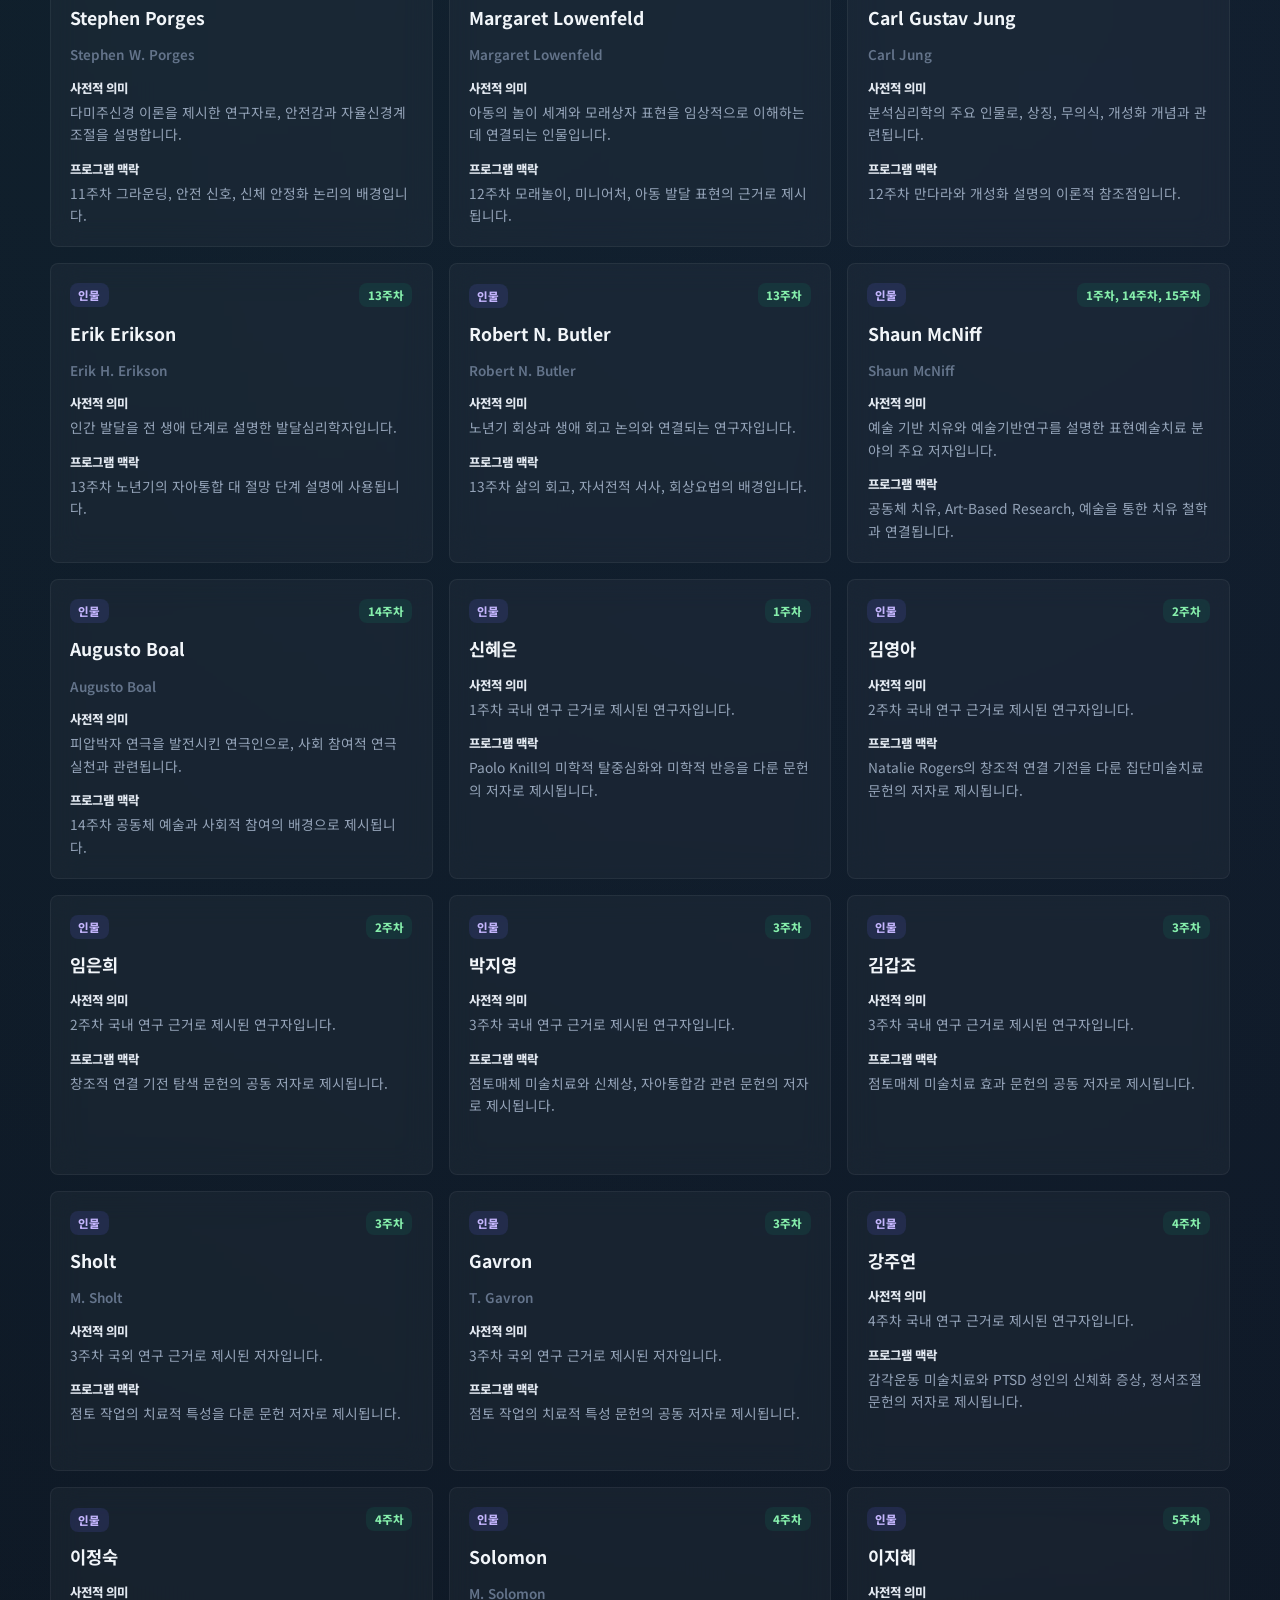
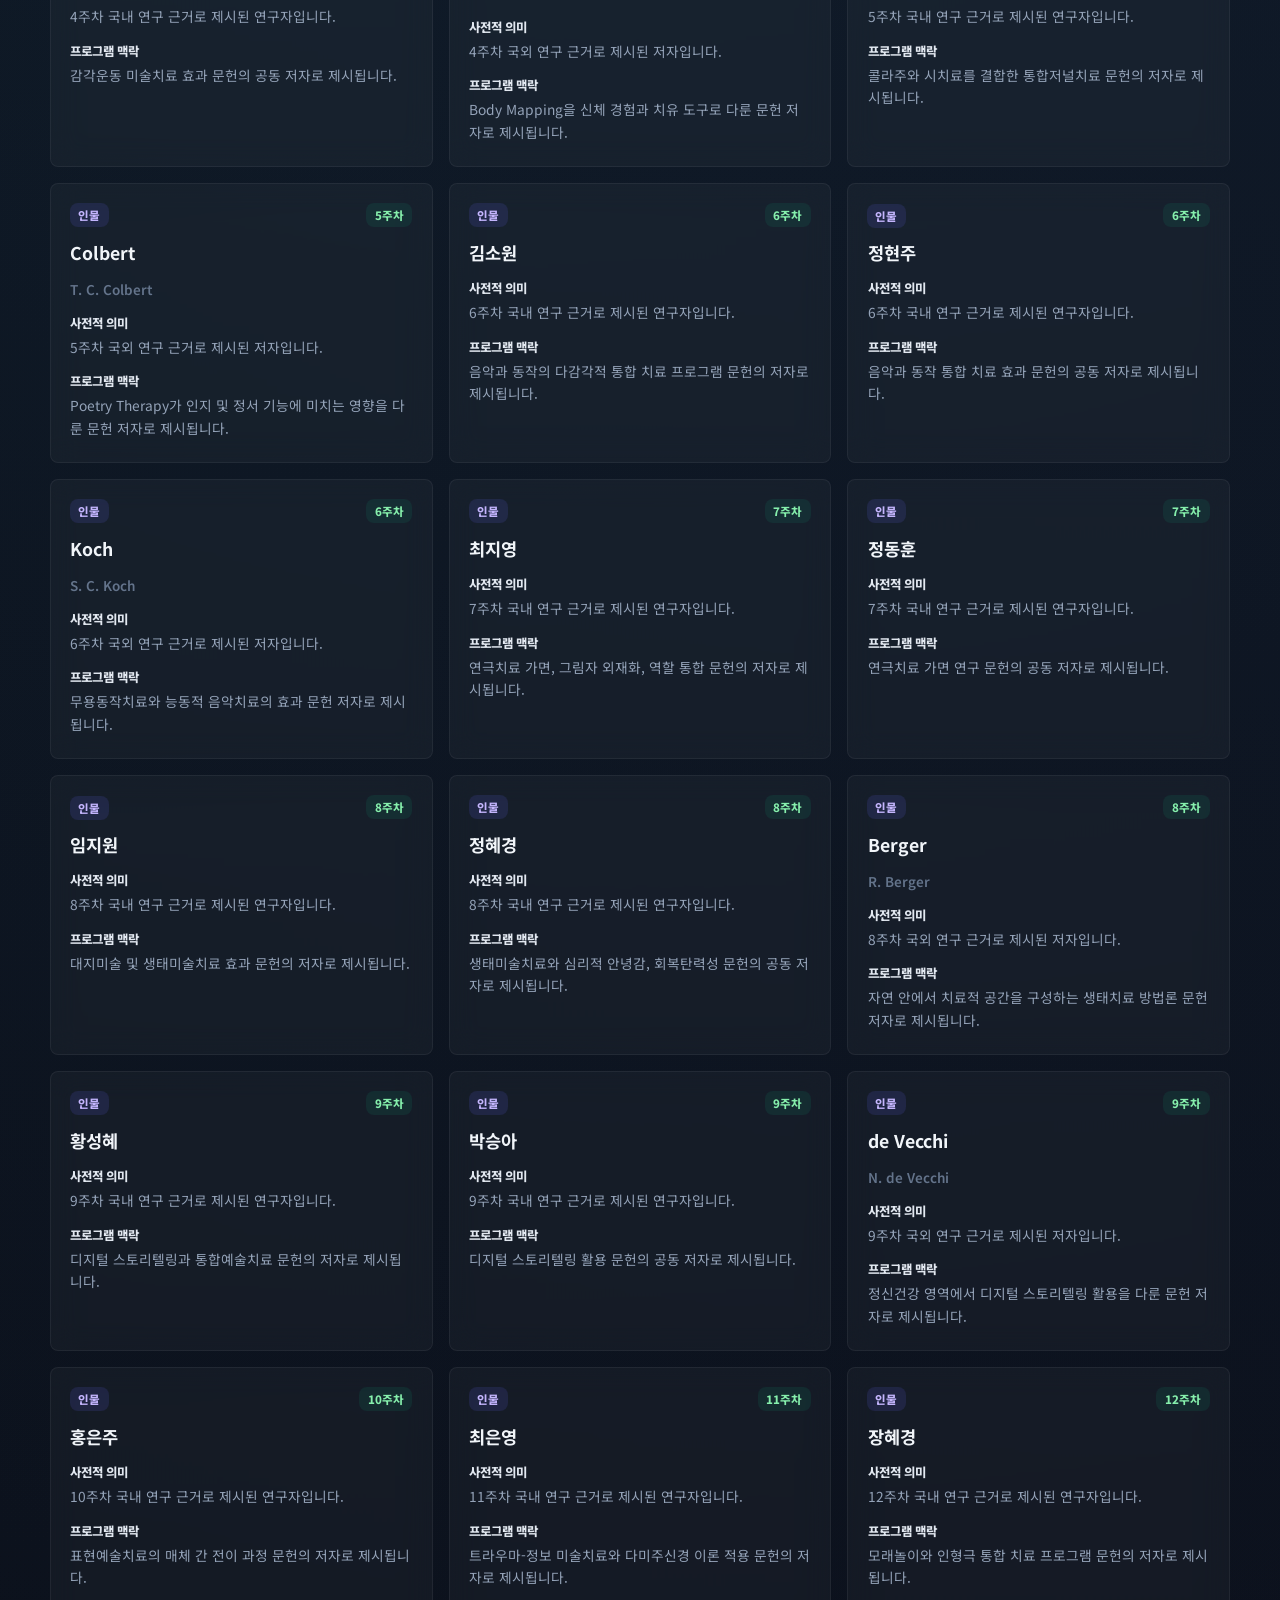
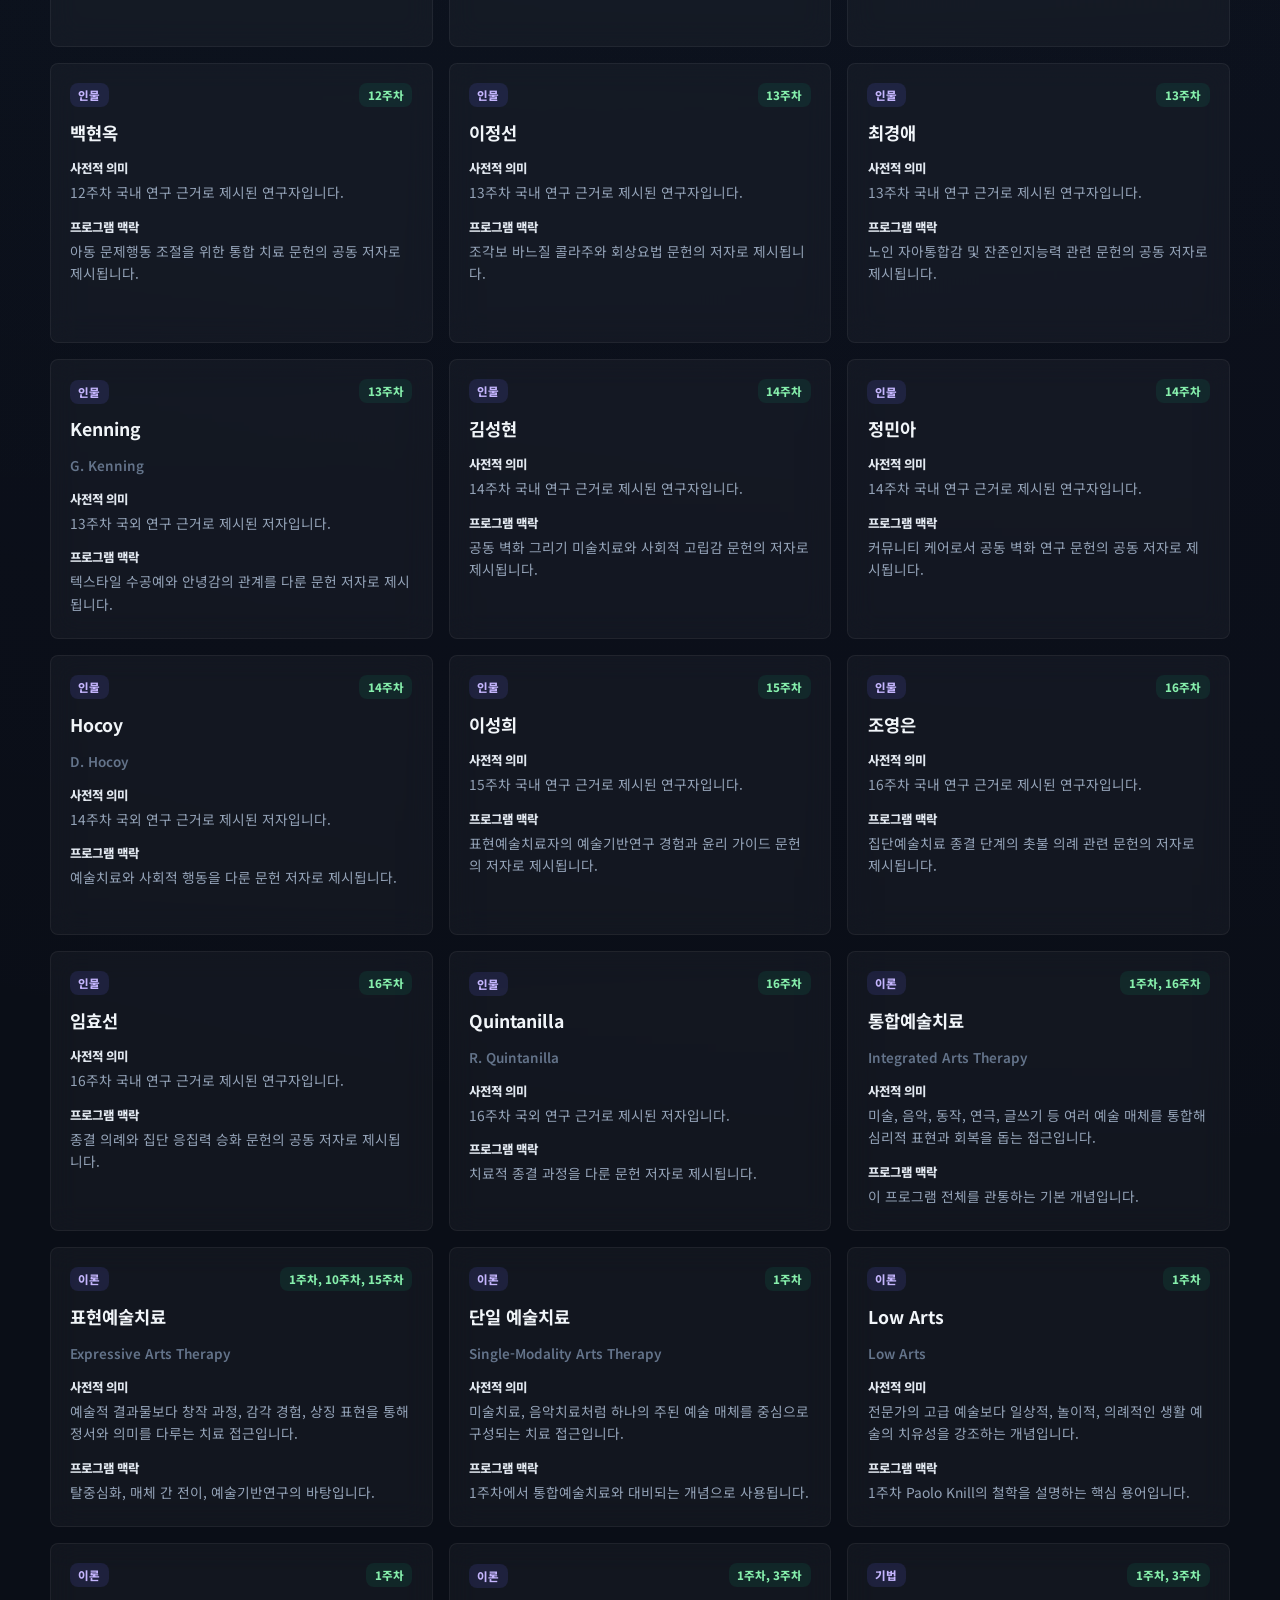
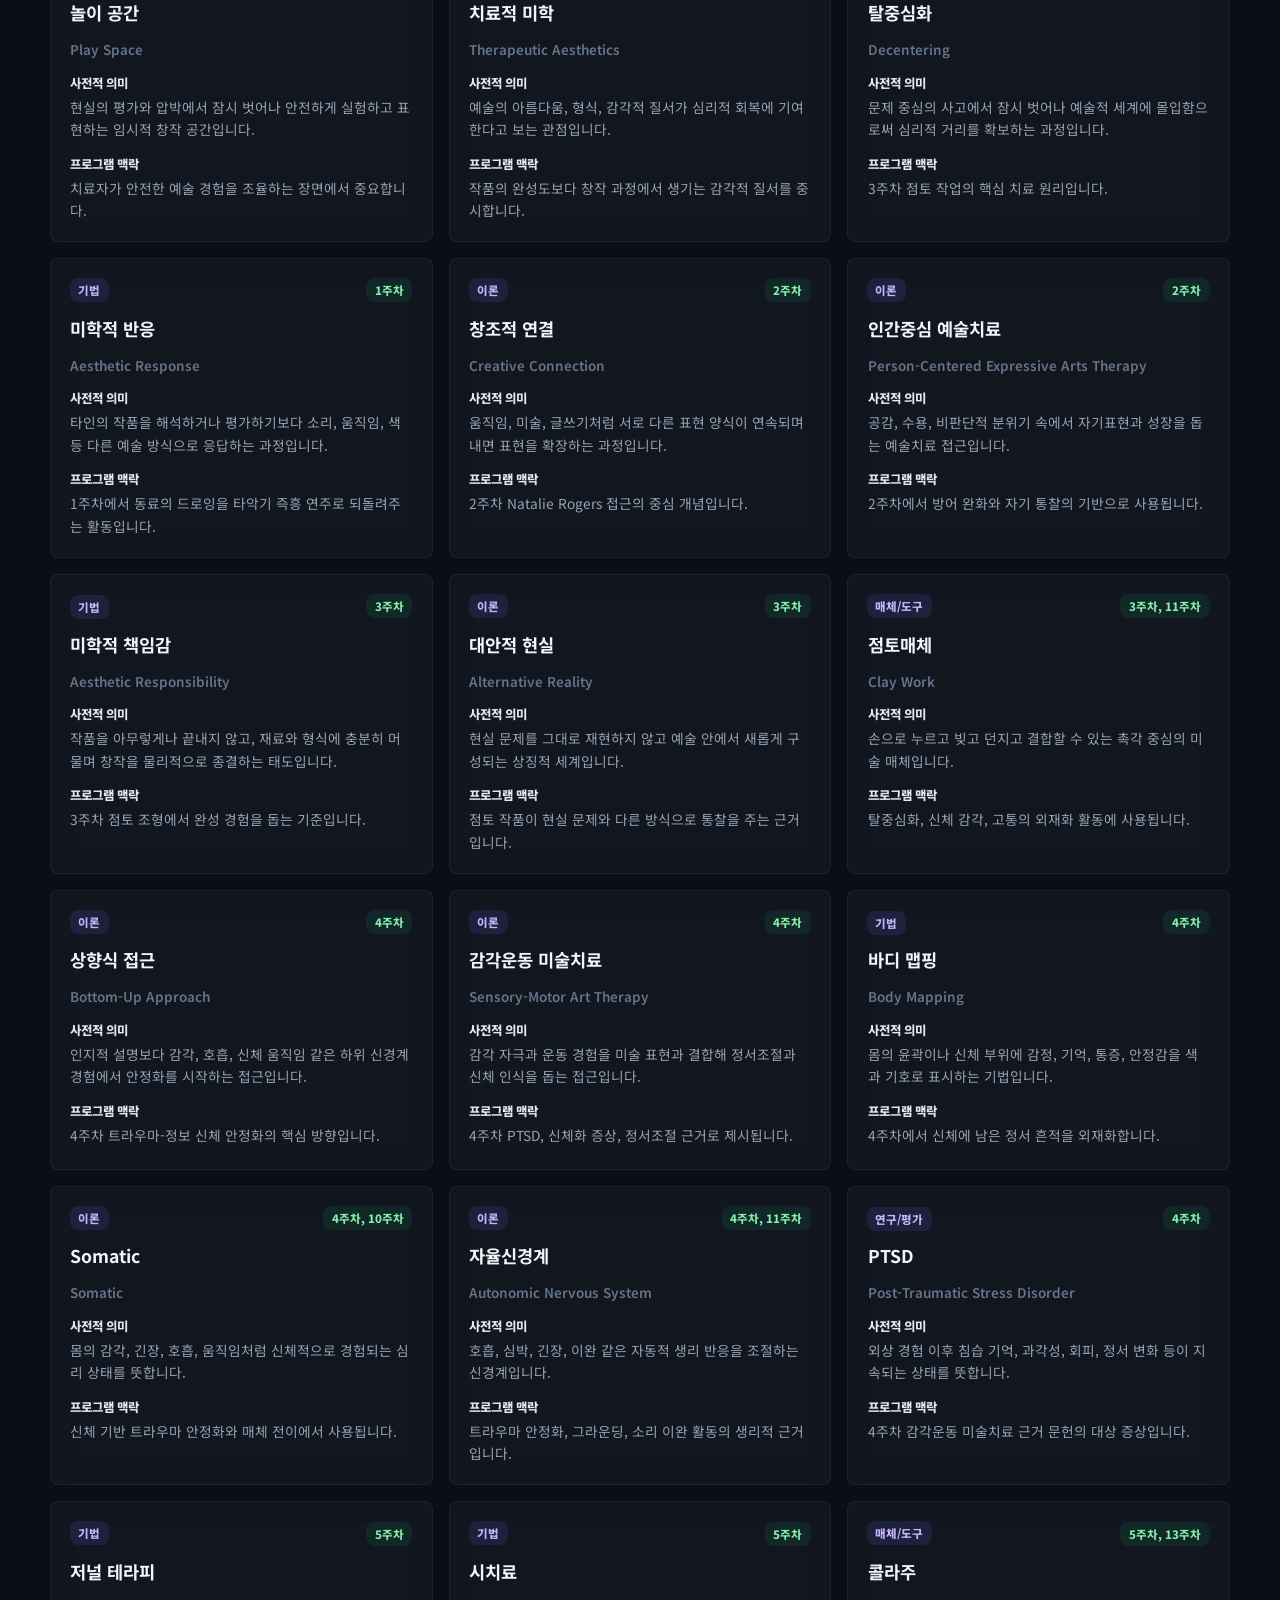
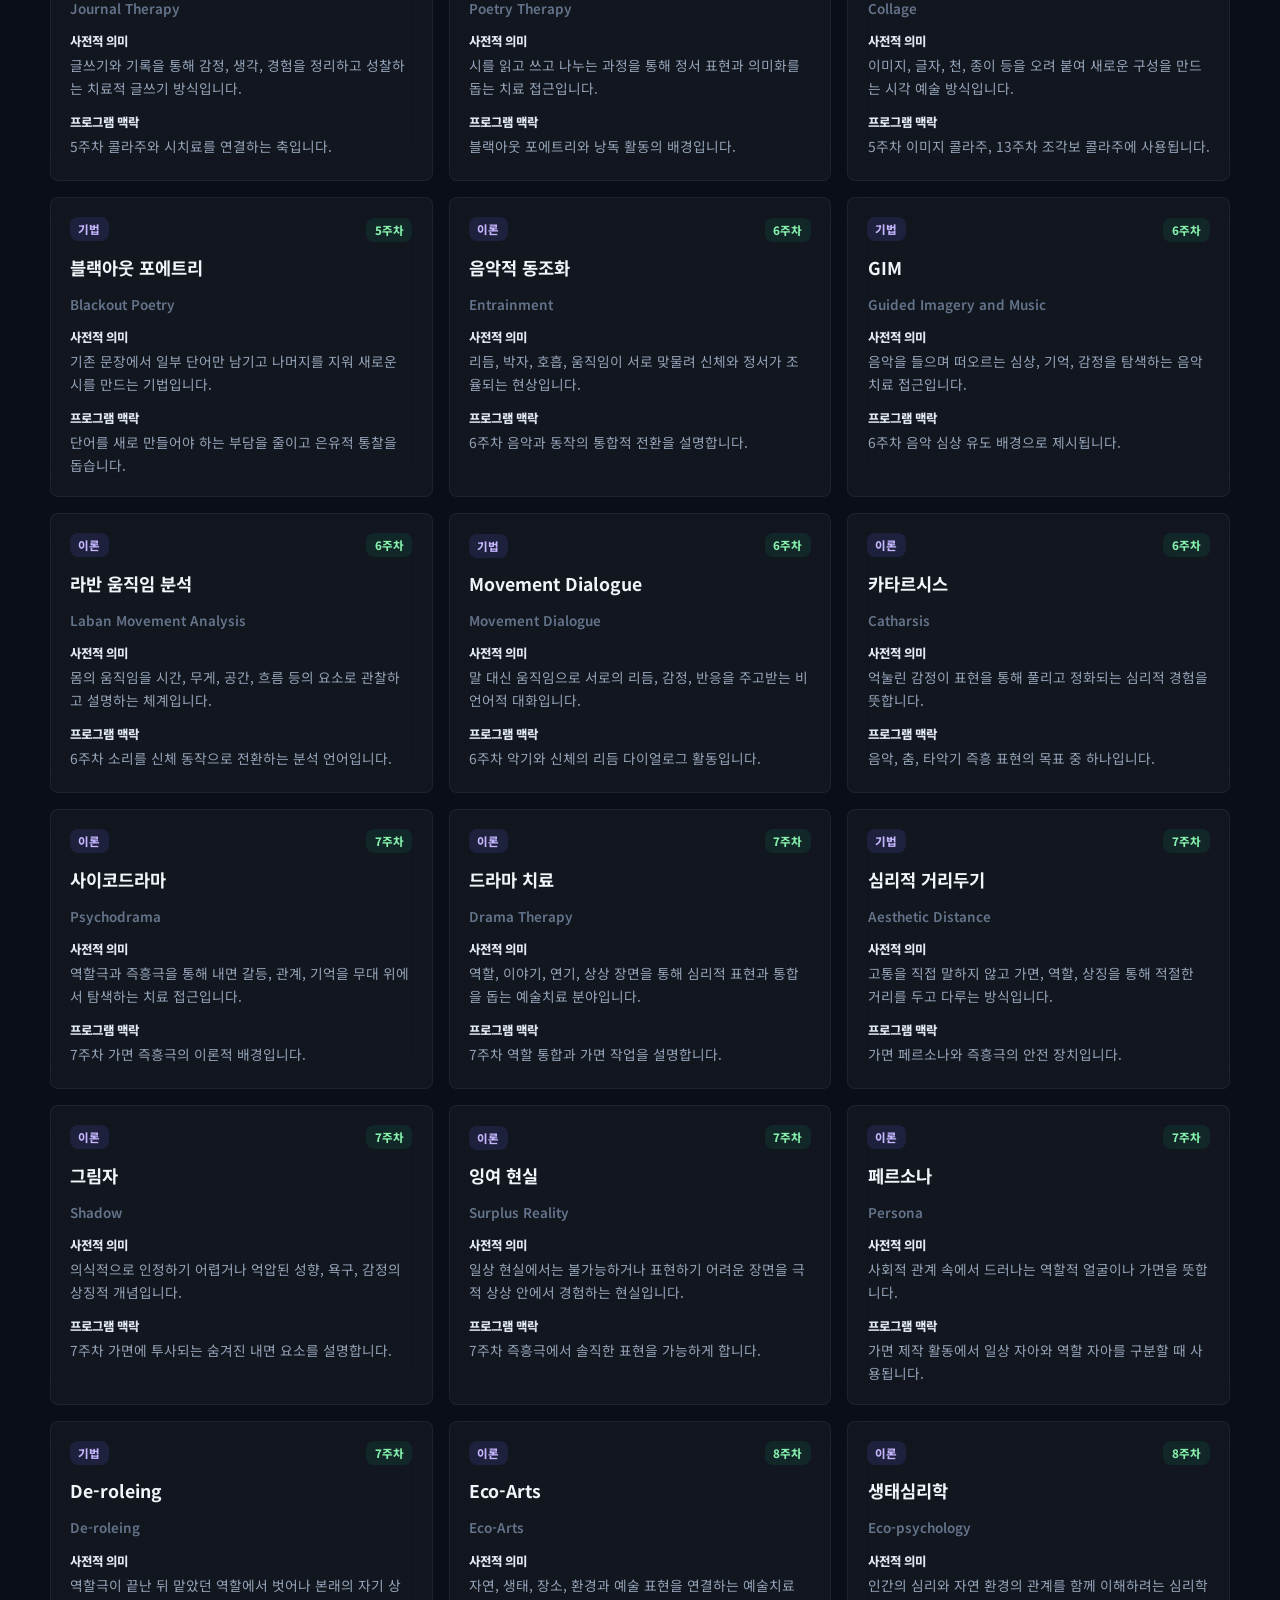
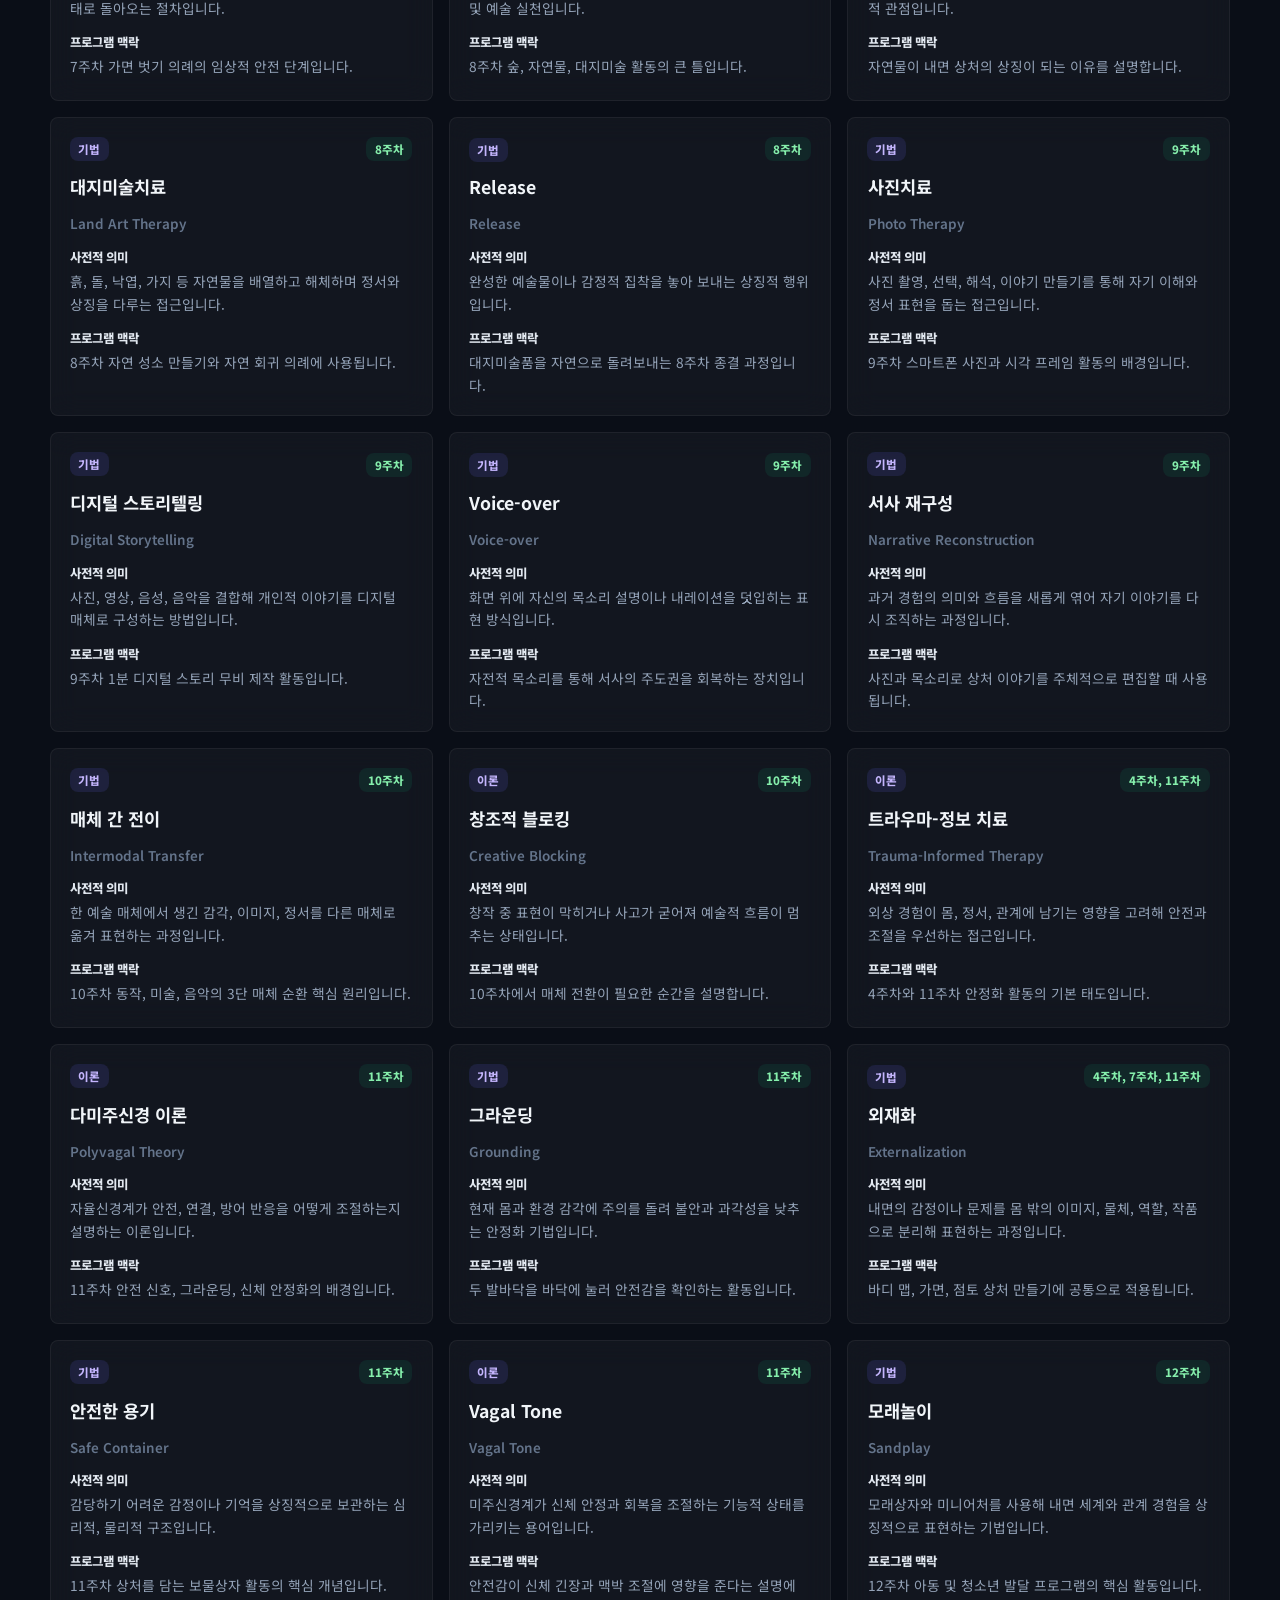
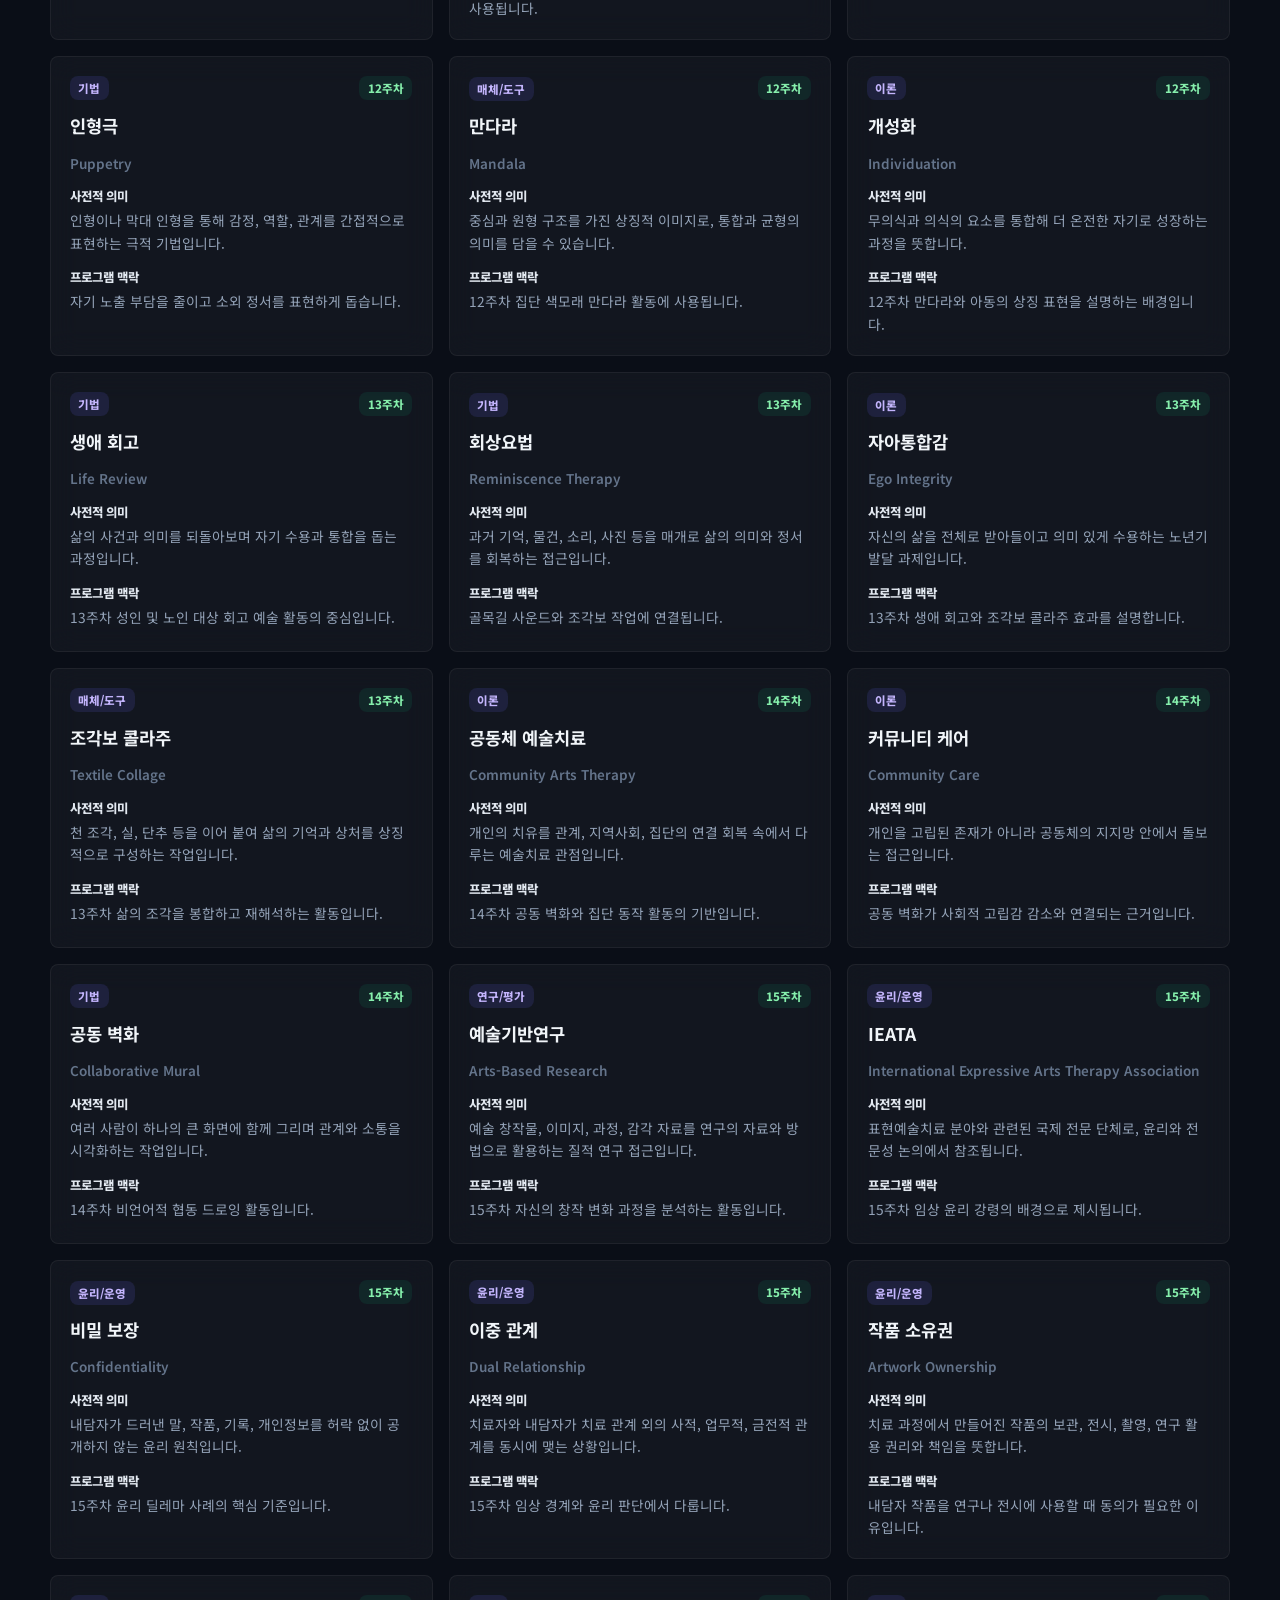
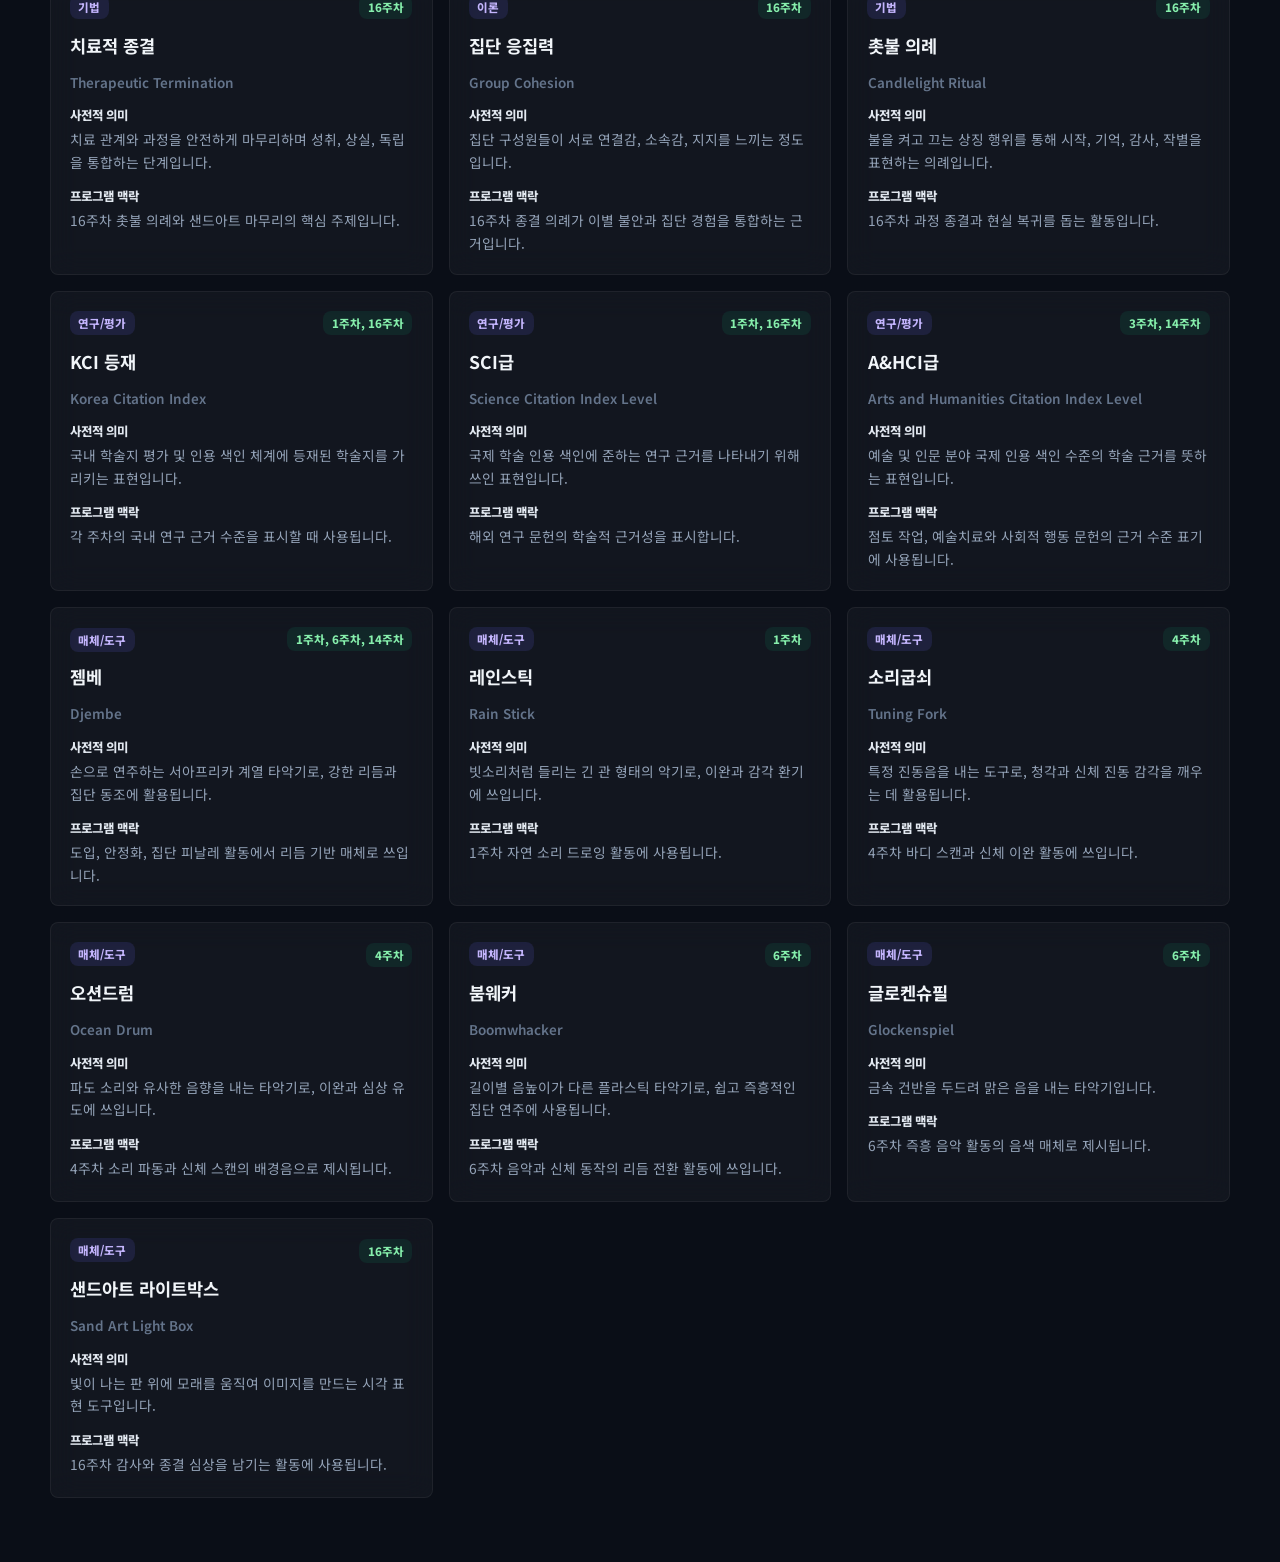
<file: program/dashboard/glossary.html>
<!DOCTYPE html>
<html lang="ko">
<head>
  <meta charset="UTF-8">
  <meta name="viewport" content="width=device-width, initial-scale=1.0">
  <title>통합예술치료워크숍 용어사전</title>
  <link rel="preconnect" href="https://fonts.googleapis.com">
  <link rel="preconnect" href="https://fonts.gstatic.com" crossorigin>
  <link href="https://fonts.googleapis.com/css2?family=Inter:wght@300;400;500;600;700&family=Outfit:wght@400;500;600;700;800&family=Noto+Sans+KR:wght@300;400;500;700&display=swap" rel="stylesheet">
  <link rel="stylesheet" href="styles.css">
</head>
<body class="glossary-page">
  <main class="glossary-shell">
    <header class="glossary-hero">
      <a class="back-link" href="index.html">대시보드로 돌아가기</a>
      <p class="panel-week">Integrated Arts Therapy Glossary</p>
      <h1>통합예술치료워크숍 용어사전</h1>
      <p class="glossary-intro">
        16주차 프로그램에 등장하는 근거 문헌 인물, 예술치료 이론, 임상 기법,
        매체 및 평가 용어의 사전적 의미와 수업 맥락을 함께 정리했습니다.
      </p>
      <div class="glossary-stats" id="glossaryStats"></div>
    </header>

    <section class="glossary-tools" aria-label="용어사전 검색 및 분류">
      <label class="search-label" for="glossarySearch">용어 검색</label>
      <input
        class="glossary-search"
        id="glossarySearch"
        type="search"
        placeholder="인물, 용어, 영문명, 주차를 검색하세요"
        autocomplete="off"
      >
      <div class="glossary-filter-row" id="glossaryFilters"></div>
    </section>

    <section class="glossary-grid" id="glossaryGrid" aria-live="polite"></section>
  </main>

  <script src="glossary.js"></script>
</body>
</html>
</file>
<file: program/dashboard/styles.css>
/* Reset and Variables */
:root {
  --bg-primary: #0a0e17;
  --bg-secondary: #121824;
  --bg-glass: rgba(255, 255, 255, 0.03);
  --border-glass: rgba(255, 255, 255, 0.06);
  --text-primary: #f1f5f9;
  --text-secondary: #94a3b8;
  --text-muted: #64748b;
  
  /* Modality Colors */
  --visual-color: hsl(14, 85%, 63%);
  --movement-color: hsl(158, 64%, 52%);
  --music-color: hsl(45, 93%, 58%);
  --drama-color: hsl(265, 89%, 74%);
  --writing-color: hsl(199, 89%, 60%);
  
  --sidebar-width: 320px;
  --transition-smooth: all 0.3s cubic-bezier(0.4, 0, 0.2, 1);
}

* {
  box-sizing: border-box;
  margin: 0;
  padding: 0;
}

body {
  font-family: 'Noto Sans KR', 'Inter', 'Outfit', sans-serif;
  background-color: var(--bg-primary);
  color: var(--text-primary);
  overflow-x: hidden;
  min-height: 100vh;
  scroll-behavior: smooth;
  background-image: 
    radial-gradient(circle at 10% 20%, rgba(99, 102, 241, 0.05) 0%, transparent 40%),
    radial-gradient(circle at 90% 80%, rgba(236, 72, 153, 0.04) 0%, transparent 40%);
}

/* App Container */
.app-container {
  display: flex;
  min-height: 100vh;
}

/* Sidebar Styling */
.sidebar {
  width: var(--sidebar-width);
  background-color: var(--bg-secondary);
  border-right: 1px solid var(--border-glass);
  padding: 2.5rem 1.75rem;
  display: flex;
  flex-direction: column;
  position: fixed;
  height: 100vh;
  overflow-y: auto;
  z-index: 10;
}

.sidebar-header {
  display: flex;
  align-items: center;
  gap: 1rem;
  margin-bottom: 2.5rem;
}

.logo-icon {
  font-size: 2.25rem;
  background: linear-gradient(135deg, #6366f1, #a855f7);
  -webkit-background-clip: text;
  -webkit-text-fill-color: transparent;
  filter: drop-shadow(0 2px 8px rgba(99, 102, 241, 0.3));
}

.sidebar-header h1 {
  font-family: 'Outfit', sans-serif;
  font-size: 1.25rem;
  font-weight: 700;
  letter-spacing: 0;
  background: linear-gradient(to right, #ffffff, #e2e8f0);
  -webkit-background-clip: text;
  -webkit-text-fill-color: transparent;
}

.subtitle {
  font-size: 0.75rem;
  color: var(--text-muted);
  margin-top: 0.15rem;
}

/* Progress Tracker */
.progress-section {
  background: var(--bg-glass);
  border: 1px solid var(--border-glass);
  border-radius: 8px;
  padding: 1.25rem;
  margin-bottom: 2rem;
  backdrop-filter: blur(10px);
}

.progress-section h3 {
  font-size: 0.875rem;
  font-weight: 600;
  color: var(--text-secondary);
  margin-bottom: 0.75rem;
}

.progress-bar-container {
  width: 100%;
  height: 8px;
  background-color: rgba(255, 255, 255, 0.05);
  border-radius: 99px;
  overflow: hidden;
  margin-bottom: 0.5rem;
}

.progress-bar {
  height: 100%;
  width: 0%;
  background: linear-gradient(90deg, #6366f1, #ec4899);
  border-radius: 99px;
  transition: width 0.5s cubic-bezier(0.4, 0, 0.2, 1);
  box-shadow: 0 0 10px rgba(99, 102, 241, 0.5);
}

.progress-labels {
  display: flex;
  justify-content: space-between;
  font-size: 0.75rem;
  font-weight: 500;
}

#progressPercent {
  color: #f43f5e;
}

#progressCount {
  color: var(--text-muted);
}

/* Filter Section */
.filter-section h3 {
  font-size: 0.875rem;
  font-weight: 600;
  color: var(--text-secondary);
  margin-bottom: 1rem;
}

.filter-buttons {
  display: flex;
  flex-direction: column;
  gap: 0.5rem;
}

.filter-btn {
  background: transparent;
  border: 1px solid transparent;
  color: var(--text-secondary);
  padding: 0.85rem 1rem;
  border-radius: 8px;
  cursor: pointer;
  text-align: left;
  font-size: 0.875rem;
  font-weight: 500;
  display: flex;
  align-items: center;
  gap: 0.75rem;
  transition: var(--transition-smooth);
}

.filter-btn:hover {
  background: rgba(255, 255, 255, 0.02);
  color: var(--text-primary);
  transform: translateX(4px);
}

.filter-btn.active {
  background: rgba(99, 102, 241, 0.1);
  border-color: rgba(99, 102, 241, 0.2);
  color: #818cf8;
}

.resource-section {
  margin-top: 2rem;
}

.resource-section h3 {
  font-size: 0.875rem;
  font-weight: 600;
  color: var(--text-secondary);
  margin-bottom: 1rem;
}

.resource-link {
  display: flex;
  align-items: center;
  justify-content: center;
  min-height: 44px;
  width: 100%;
  padding: 0.8rem 1rem;
  border: 1px solid rgba(99, 102, 241, 0.28);
  border-radius: 8px;
  background: rgba(99, 102, 241, 0.1);
  color: #c4b5fd;
  font-size: 0.875rem;
  font-weight: 700;
  text-decoration: none;
  transition: var(--transition-smooth);
}

.resource-link:hover {
  background: rgba(99, 102, 241, 0.16);
  border-color: rgba(196, 181, 253, 0.45);
  color: var(--text-primary);
  transform: translateY(-2px);
}

.bullet {
  width: 8px;
  height: 8px;
  border-radius: 50%;
  display: inline-block;
}

.bullet.visual { background-color: var(--visual-color); }
.bullet.movement { background-color: var(--movement-color); }
.bullet.music { background-color: var(--music-color); }
.bullet.drama { background-color: var(--drama-color); }
.bullet.writing { background-color: var(--writing-color); }

.sidebar-footer {
  margin-top: auto;
  font-size: 0.7rem;
  color: var(--text-muted);
  line-height: 1.5;
  border-top: 1px solid var(--border-glass);
  padding-top: 1.5rem;
}

/* Main Content Area */
.main-content {
  margin-left: var(--sidebar-width);
  flex-grow: 1;
  padding: 3rem;
  overflow-y: auto;
}

.content-header {
  margin-bottom: 3rem;
}

.content-header h2 {
  font-size: 2rem;
  font-weight: 800;
  font-family: 'Outfit', sans-serif;
  letter-spacing: 0;
  background: linear-gradient(to right, #ffffff, #cbd5e1);
  -webkit-background-clip: text;
  -webkit-text-fill-color: transparent;
  margin-bottom: 0.5rem;
}

.header-desc {
  color: var(--text-secondary);
  font-size: 1rem;
  max-width: 800px;
  line-height: 1.6;
}

/* Cards Grid */
.cards-grid {
  display: grid;
  grid-template-columns: repeat(auto-fill, minmax(320px, 1fr));
  gap: 1.75rem;
}

/* Card Style */
.card {
  background: var(--bg-glass);
  border: 1px solid var(--border-glass);
  border-radius: 8px;
  padding: 1.75rem;
  display: flex;
  flex-direction: column;
  transition: var(--transition-smooth);
  backdrop-filter: blur(15px);
  position: relative;
  overflow: hidden;
  cursor: pointer;
}

.card::before {
  content: '';
  position: absolute;
  top: 0;
  left: 0;
  right: 0;
  height: 4px;
  background: linear-gradient(90deg, transparent, rgba(255,255,255,0.05), transparent);
  transition: var(--transition-smooth);
}

.card:hover {
  transform: translateY(-8px);
  border-color: rgba(255, 255, 255, 0.15);
  box-shadow: 0 12px 30px rgba(0, 0, 0, 0.3);
  background: rgba(255, 255, 255, 0.05);
}

.card:focus-visible {
  outline: 2px solid #818cf8;
  outline-offset: 4px;
}

.card.completed {
  border-color: rgba(16, 185, 129, 0.35);
  background: rgba(16, 185, 129, 0.06);
}

.card.completed::before {
  background: linear-gradient(90deg, rgba(16, 185, 129, 0.2), rgba(45, 212, 191, 0.6));
}

.card.completed .week-num {
  background: rgba(16, 185, 129, 0.14);
  color: #6ee7b7;
}

.card-header {
  display: flex;
  justify-content: space-between;
  align-items: center;
  margin-bottom: 1rem;
}

.week-num {
  font-family: 'Outfit', sans-serif;
  font-size: 0.8rem;
  font-weight: 700;
  text-transform: uppercase;
  color: #818cf8;
  background: rgba(99, 102, 241, 0.15);
  padding: 0.3rem 0.75rem;
  border-radius: 99px;
  letter-spacing: 0;
}

.card-checkbox {
  appearance: none;
  width: 20px;
  height: 20px;
  border: 2px solid var(--border-glass);
  border-radius: 6px;
  cursor: pointer;
  position: relative;
  transition: var(--transition-smooth);
}

.card-checkbox:checked {
  background-color: #10b981;
  border-color: #10b981;
}

.card-checkbox:checked::after {
  content: '✓';
  color: white;
  position: absolute;
  top: 50%;
  left: 50%;
  transform: translate(-50%, -50%);
  font-size: 0.75rem;
  font-weight: 700;
}

.card h3 {
  font-size: 1.15rem;
  font-weight: 700;
  line-height: 1.4;
  margin-bottom: 0.75rem;
  color: var(--text-primary);
  overflow-wrap: anywhere;
}

.card-summary {
  font-size: 0.85rem;
  color: var(--text-secondary);
  line-height: 1.6;
  margin-bottom: 1.5rem;
  flex-grow: 1;
  overflow-wrap: anywhere;
}

/* Modality Badges */
.badges-container {
  display: flex;
  flex-wrap: wrap;
  gap: 0.35rem;
  margin-bottom: 1.5rem;
}

.badge {
  font-size: 0.7rem;
  font-weight: 600;
  padding: 0.25rem 0.6rem;
  border-radius: 6px;
  letter-spacing: 0;
}

.badge.visual { background-color: rgba(244, 63, 94, 0.12); color: var(--visual-color); }
.badge.movement { background-color: rgba(16, 185, 129, 0.12); color: var(--movement-color); }
.badge.music { background-color: rgba(234, 179, 8, 0.12); color: var(--music-color); }
.badge.drama { background-color: rgba(168, 85, 247, 0.12); color: var(--drama-color); }
.badge.writing { background-color: rgba(14, 165, 233, 0.12); color: var(--writing-color); }

.detail-btn {
  background: rgba(255, 255, 255, 0.03);
  border: 1px solid var(--border-glass);
  color: var(--text-primary);
  width: 100%;
  padding: 0.75rem;
  border-radius: 8px;
  font-weight: 600;
  font-size: 0.875rem;
  cursor: pointer;
  transition: var(--transition-smooth);
}

.detail-btn:hover {
  background: rgba(255, 255, 255, 0.08);
  border-color: rgba(255, 255, 255, 0.2);
}

.filter-btn:focus-visible,
.resource-link:focus-visible,
.detail-btn:focus-visible,
.close-btn:focus-visible,
.action-btn:focus-visible,
.card-checkbox:focus-visible,
.glossary-filter:focus-visible,
.back-link:focus-visible {
  outline: 2px solid #818cf8;
  outline-offset: 3px;
}

.no-results {
  color: var(--text-secondary);
  border: 1px solid var(--border-glass);
  border-radius: 8px;
  padding: 1.5rem;
  background: rgba(255, 255, 255, 0.02);
}

/* Glossary Page */
.embedded-glossary {
  margin-bottom: 4rem;
  padding-bottom: 3rem;
  border-bottom: 1px solid var(--border-glass);
  scroll-margin-top: 2rem;
}

.glossary-page {
  background-color: var(--bg-primary);
  background-image:
    radial-gradient(circle at 12% 8%, rgba(16, 185, 129, 0.08) 0%, transparent 32%),
    radial-gradient(circle at 88% 12%, rgba(99, 102, 241, 0.09) 0%, transparent 34%);
}

.glossary-shell {
  width: min(1180px, calc(100% - 2rem));
  margin: 0 auto;
  padding: 3rem 0 4rem;
}

.glossary-hero {
  display: grid;
  gap: 0.8rem;
  margin-bottom: 2rem;
}

.back-link {
  width: fit-content;
  color: #a5b4fc;
  font-size: 0.85rem;
  font-weight: 700;
  text-decoration: none;
}

.back-link:hover {
  color: var(--text-primary);
}

.glossary-hero h1,
.glossary-hero h2 {
  max-width: 760px;
  font-family: 'Outfit', 'Noto Sans KR', sans-serif;
  font-size: clamp(2rem, 5vw, 4.2rem);
  line-height: 1.05;
  font-weight: 800;
  letter-spacing: 0;
}

.embedded-glossary .glossary-hero h2 {
  font-size: clamp(1.8rem, 3vw, 3rem);
}

.glossary-intro {
  max-width: 760px;
  color: var(--text-secondary);
  font-size: 1rem;
  line-height: 1.7;
}

.glossary-stats {
  width: fit-content;
  margin-top: 0.4rem;
  padding: 0.5rem 0.75rem;
  border: 1px solid rgba(16, 185, 129, 0.22);
  border-radius: 8px;
  color: #86efac;
  background: rgba(16, 185, 129, 0.08);
  font-size: 0.82rem;
  font-weight: 700;
}

.glossary-tools {
  position: sticky;
  top: 0;
  z-index: 5;
  display: grid;
  gap: 1rem;
  margin-bottom: 1.5rem;
  padding: 1rem;
  border: 1px solid var(--border-glass);
  border-radius: 8px;
  background: rgba(18, 24, 36, 0.86);
  backdrop-filter: blur(18px);
}

.glossary-search-row {
  display: grid;
  grid-template-columns: minmax(0, 1fr) auto;
  gap: 0.75rem;
  align-items: end;
}

.glossary-search-field {
  display: grid;
  gap: 0.45rem;
}

.search-label {
  color: var(--text-secondary);
  font-size: 0.8rem;
  font-weight: 700;
}

.glossary-search {
  width: 100%;
  min-height: 46px;
  border: 1px solid var(--border-glass);
  border-radius: 8px;
  background: rgba(255, 255, 255, 0.04);
  color: var(--text-primary);
  padding: 0 1rem;
  font-family: inherit;
  font-size: 0.95rem;
  outline: none;
}

.glossary-search:focus {
  border-color: rgba(129, 140, 248, 0.7);
  box-shadow: 0 0 0 3px rgba(129, 140, 248, 0.12);
}

.glossary-print-btn {
  min-height: 46px;
  border: 1px solid rgba(16, 185, 129, 0.32);
  border-radius: 8px;
  background: rgba(16, 185, 129, 0.12);
  color: #a7f3d0;
  padding: 0 1rem;
  font-family: inherit;
  font-size: 0.9rem;
  font-weight: 800;
  cursor: pointer;
  white-space: nowrap;
  transition: var(--transition-smooth);
}

.glossary-print-btn:hover {
  border-color: rgba(167, 243, 208, 0.5);
  background: rgba(16, 185, 129, 0.18);
  color: var(--text-primary);
}

.glossary-filter-row {
  display: flex;
  flex-wrap: wrap;
  gap: 0.5rem;
}

.glossary-filter {
  min-height: 36px;
  border: 1px solid var(--border-glass);
  border-radius: 8px;
  background: rgba(255, 255, 255, 0.03);
  color: var(--text-secondary);
  padding: 0.45rem 0.75rem;
  font-family: inherit;
  font-size: 0.82rem;
  font-weight: 700;
  cursor: pointer;
  transition: var(--transition-smooth);
}

.glossary-filter:hover,
.glossary-filter.active {
  border-color: rgba(129, 140, 248, 0.45);
  background: rgba(99, 102, 241, 0.13);
  color: #c4b5fd;
}

.glossary-grid {
  display: grid;
  grid-template-columns: repeat(auto-fill, minmax(300px, 1fr));
  gap: 1rem;
}

.glossary-card,
.glossary-empty {
  border: 1px solid var(--border-glass);
  border-radius: 8px;
  background: rgba(255, 255, 255, 0.035);
  backdrop-filter: blur(14px);
}

.glossary-card {
  display: flex;
  flex-direction: column;
  gap: 0.9rem;
  min-height: 280px;
  padding: 1.2rem;
}

.glossary-card-top {
  display: flex;
  align-items: center;
  justify-content: space-between;
  gap: 0.75rem;
}

.glossary-category,
.glossary-weeks {
  border-radius: 8px;
  padding: 0.25rem 0.55rem;
  font-size: 0.72rem;
  font-weight: 800;
}

.glossary-category {
  background: rgba(99, 102, 241, 0.14);
  color: #c4b5fd;
}

.glossary-weeks {
  background: rgba(16, 185, 129, 0.1);
  color: #86efac;
  white-space: nowrap;
}

.glossary-card h2 {
  color: var(--text-primary);
  font-size: 1.1rem;
  line-height: 1.35;
  overflow-wrap: anywhere;
}

.glossary-en {
  color: var(--text-muted);
  font-size: 0.84rem;
  font-weight: 600;
}

.glossary-card dl {
  display: grid;
  gap: 0.85rem;
}

.glossary-card dt {
  margin-bottom: 0.25rem;
  color: #e2e8f0;
  font-size: 0.78rem;
  font-weight: 800;
}

.glossary-card dd {
  color: var(--text-secondary);
  font-size: 0.86rem;
  line-height: 1.65;
  overflow-wrap: anywhere;
}

.glossary-empty {
  grid-column: 1 / -1;
  padding: 2rem;
  color: var(--text-secondary);
  text-align: center;
}

.embedded-glossary + .cards-grid {
  margin-top: 0;
}

/* Details Panel (Slide-out) */
.details-panel {
  position: fixed;
  top: 0;
  right: 0;
  width: 100%;
  height: 100%;
  z-index: 100;
  visibility: hidden;
  transition: visibility 0.4s;
}

.details-panel.open {
  visibility: visible;
}

.panel-backdrop {
  position: absolute;
  top: 0;
  left: 0;
  width: 100%;
  height: 100%;
  background: rgba(3, 7, 18, 0.7);
  backdrop-filter: blur(8px);
  opacity: 0;
  transition: opacity 0.4s ease;
}

.details-panel.open .panel-backdrop {
  opacity: 1;
}

.panel-content {
  position: absolute;
  top: 0;
  right: -600px;
  width: 600px;
  height: 100%;
  background-color: var(--bg-secondary);
  border-left: 1px solid var(--border-glass);
  box-shadow: -10px 0 40px rgba(0, 0, 0, 0.5);
  padding: 3rem 2.5rem;
  overflow-y: auto;
  display: flex;
  flex-direction: column;
  transition: right 0.4s cubic-bezier(0.2, 0.8, 0.2, 1);
}

.details-panel.open .panel-content {
  right: 0;
}

.close-btn {
  position: absolute;
  top: 1.5rem;
  right: 1.5rem;
  background: transparent;
  border: none;
  color: var(--text-secondary);
  font-size: 2rem;
  cursor: pointer;
  transition: var(--transition-smooth);
}

.close-btn:hover {
  color: var(--text-primary);
  transform: rotate(90deg);
}

/* Detail Panel Content Typo */
.panel-week {
  font-family: 'Outfit', sans-serif;
  font-size: 0.9rem;
  font-weight: 700;
  color: #818cf8;
  letter-spacing: 0;
  text-transform: uppercase;
  margin-bottom: 0.5rem;
}

.panel-title {
  font-size: 1.75rem;
  font-weight: 800;
  line-height: 1.3;
  margin-bottom: 1.25rem;
}

.panel-meta {
  display: flex;
  align-items: center;
  gap: 1.5rem;
  font-size: 0.85rem;
  color: var(--text-secondary);
  border-bottom: 1px solid var(--border-glass);
  padding-bottom: 1.25rem;
  margin-bottom: 1.5rem;
}

.meta-item {
  display: flex;
  align-items: center;
  gap: 0.4rem;
}

.section-title {
  font-size: 1.1rem;
  font-weight: 700;
  margin-top: 2rem;
  margin-bottom: 1rem;
  color: var(--text-primary);
  border-left: 4px solid #6366f1;
  padding-left: 0.75rem;
}

.theory-text {
  font-size: 0.9rem;
  line-height: 1.7;
  color: var(--text-secondary);
  background: rgba(255, 255, 255, 0.01);
  border: 1px solid var(--border-glass);
  padding: 1.25rem;
  border-radius: 8px;
}

.materials-list {
  display: flex;
  flex-wrap: wrap;
  gap: 0.5rem;
  list-style: none;
}

.materials-list li {
  font-size: 0.8rem;
  background: rgba(255, 255, 255, 0.03);
  border: 1px solid var(--border-glass);
  padding: 0.4rem 0.8rem;
  border-radius: 8px;
  color: var(--text-secondary);
}

/* Process Timeline */
.process-timeline {
  display: flex;
  flex-direction: column;
  gap: 1.25rem;
}

.step-card {
  background: rgba(255, 255, 255, 0.02);
  border: 1px solid var(--border-glass);
  border-radius: 8px;
  padding: 1.25rem;
}

.step-header {
  display: flex;
  justify-content: space-between;
  margin-bottom: 0.75rem;
  font-size: 0.85rem;
}

.step-num {
  font-weight: 700;
  color: #818cf8;
}

.step-time {
  color: var(--text-muted);
}

.step-name {
  font-weight: 700;
  font-size: 0.95rem;
  margin-bottom: 0.5rem;
  color: var(--text-primary);
}

.step-desc {
  font-size: 0.85rem;
  line-height: 1.6;
  color: var(--text-secondary);
}

.panel-actions {
  margin-top: 3rem;
  border-top: 1px solid var(--border-glass);
  padding-top: 1.5rem;
}

.action-btn {
  width: 100%;
  padding: 1rem;
  border-radius: 8px;
  border: none;
  font-weight: 700;
  cursor: pointer;
  transition: var(--transition-smooth);
}

.print-btn {
  background: linear-gradient(135deg, #4f46e5, #4338ca);
  color: white;
  box-shadow: 0 4px 15px rgba(79, 70, 229, 0.3);
}

.print-btn:hover {
  background: linear-gradient(135deg, #6366f1, #4f46e5);
  transform: translateY(-2px);
  box-shadow: 0 6px 20px rgba(79, 70, 229, 0.4);
}

/* Scrollbar Style */
::-webkit-scrollbar {
  width: 8px;
}

::-webkit-scrollbar-track {
  background: var(--bg-primary);
}

::-webkit-scrollbar-thumb {
  background: var(--border-glass);
  border-radius: 4px;
}

::-webkit-scrollbar-thumb:hover {
  background: var(--text-muted);
}

/* Responsive Design */
@media (max-width: 1024px) {
  .sidebar {
    width: 260px;
  }
  .main-content {
    margin-left: 260px;
    padding: 2rem;
  }
}

@media (max-width: 768px) {
  .app-container {
    flex-direction: column;
  }
  .sidebar {
    width: 100%;
    height: auto;
    position: relative;
    padding: 1.5rem;
  }
  .main-content {
    margin-left: 0;
    padding: 1.5rem;
  }
  .panel-content {
    width: 100%;
    right: -100%;
  }
  .glossary-shell {
    width: min(100% - 1rem, 1180px);
    padding-top: 1.5rem;
  }
  .glossary-tools {
    position: relative;
  }
  .glossary-search-row {
    grid-template-columns: 1fr;
  }
  .glossary-print-btn {
    width: 100%;
  }
  .glossary-card-top {
    align-items: flex-start;
    flex-direction: column;
  }
}

/* Print Styles */
@media print {
  body {
    background: white !important;
    color: black !important;
  }
  .sidebar, .close-btn, .panel-actions, .panel-backdrop, .content-header, .cards-grid {
    display: none !important;
  }
  .details-panel {
    position: relative !important;
    visibility: visible !important;
    height: auto !important;
  }
  .panel-content {
    position: relative !important;
    width: 100% !important;
    height: auto !important;
    right: 0 !important;
    border: none !important;
    box-shadow: none !important;
    padding: 0 !important;
    background: white !important;
    color: black !important;
  }
  .section-title {
    border-left-color: black !important;
    color: black !important;
  }
  .step-card, .theory-text {
    border: 1px solid #ccc !important;
    background: none !important;
    color: black !important;
  }
  .badge {
    border: 1px solid #ccc !important;
    background: none !important;
    color: black !important;
  }
  body.printing-glossary .sidebar,
  body.printing-glossary .content-header,
  body.printing-glossary .cards-grid,
  body.printing-glossary .details-panel,
  body.printing-glossary .glossary-tools {
    display: none !important;
  }
  body.printing-glossary .main-content {
    margin-left: 0 !important;
    padding: 0 !important;
  }
  body.printing-glossary .embedded-glossary {
    display: block !important;
    margin: 0 !important;
    padding: 0 !important;
    border: none !important;
  }
  body.printing-glossary .glossary-hero {
    margin-bottom: 1rem !important;
    color: black !important;
  }
  body.printing-glossary .panel-week,
  body.printing-glossary .glossary-intro,
  body.printing-glossary .glossary-stats {
    color: black !important;
    background: none !important;
    border: none !important;
    padding-left: 0 !important;
  }
  body.printing-glossary .glossary-hero h2 {
    color: black !important;
    font-size: 24px !important;
  }
  body.printing-glossary .glossary-grid {
    display: grid !important;
    grid-template-columns: repeat(2, minmax(0, 1fr)) !important;
    gap: 8px !important;
  }
  body.printing-glossary .glossary-card {
    min-height: auto !important;
    break-inside: avoid !important;
    page-break-inside: avoid !important;
    border: 1px solid #ccc !important;
    background: white !important;
    color: black !important;
    box-shadow: none !important;
    padding: 10px !important;
  }
  body.printing-glossary .glossary-category,
  body.printing-glossary .glossary-weeks,
  body.printing-glossary .glossary-card h2,
  body.printing-glossary .glossary-card dt,
  body.printing-glossary .glossary-card dd,
  body.printing-glossary .glossary-en {
    color: black !important;
    background: none !important;
  }
}
</file>
